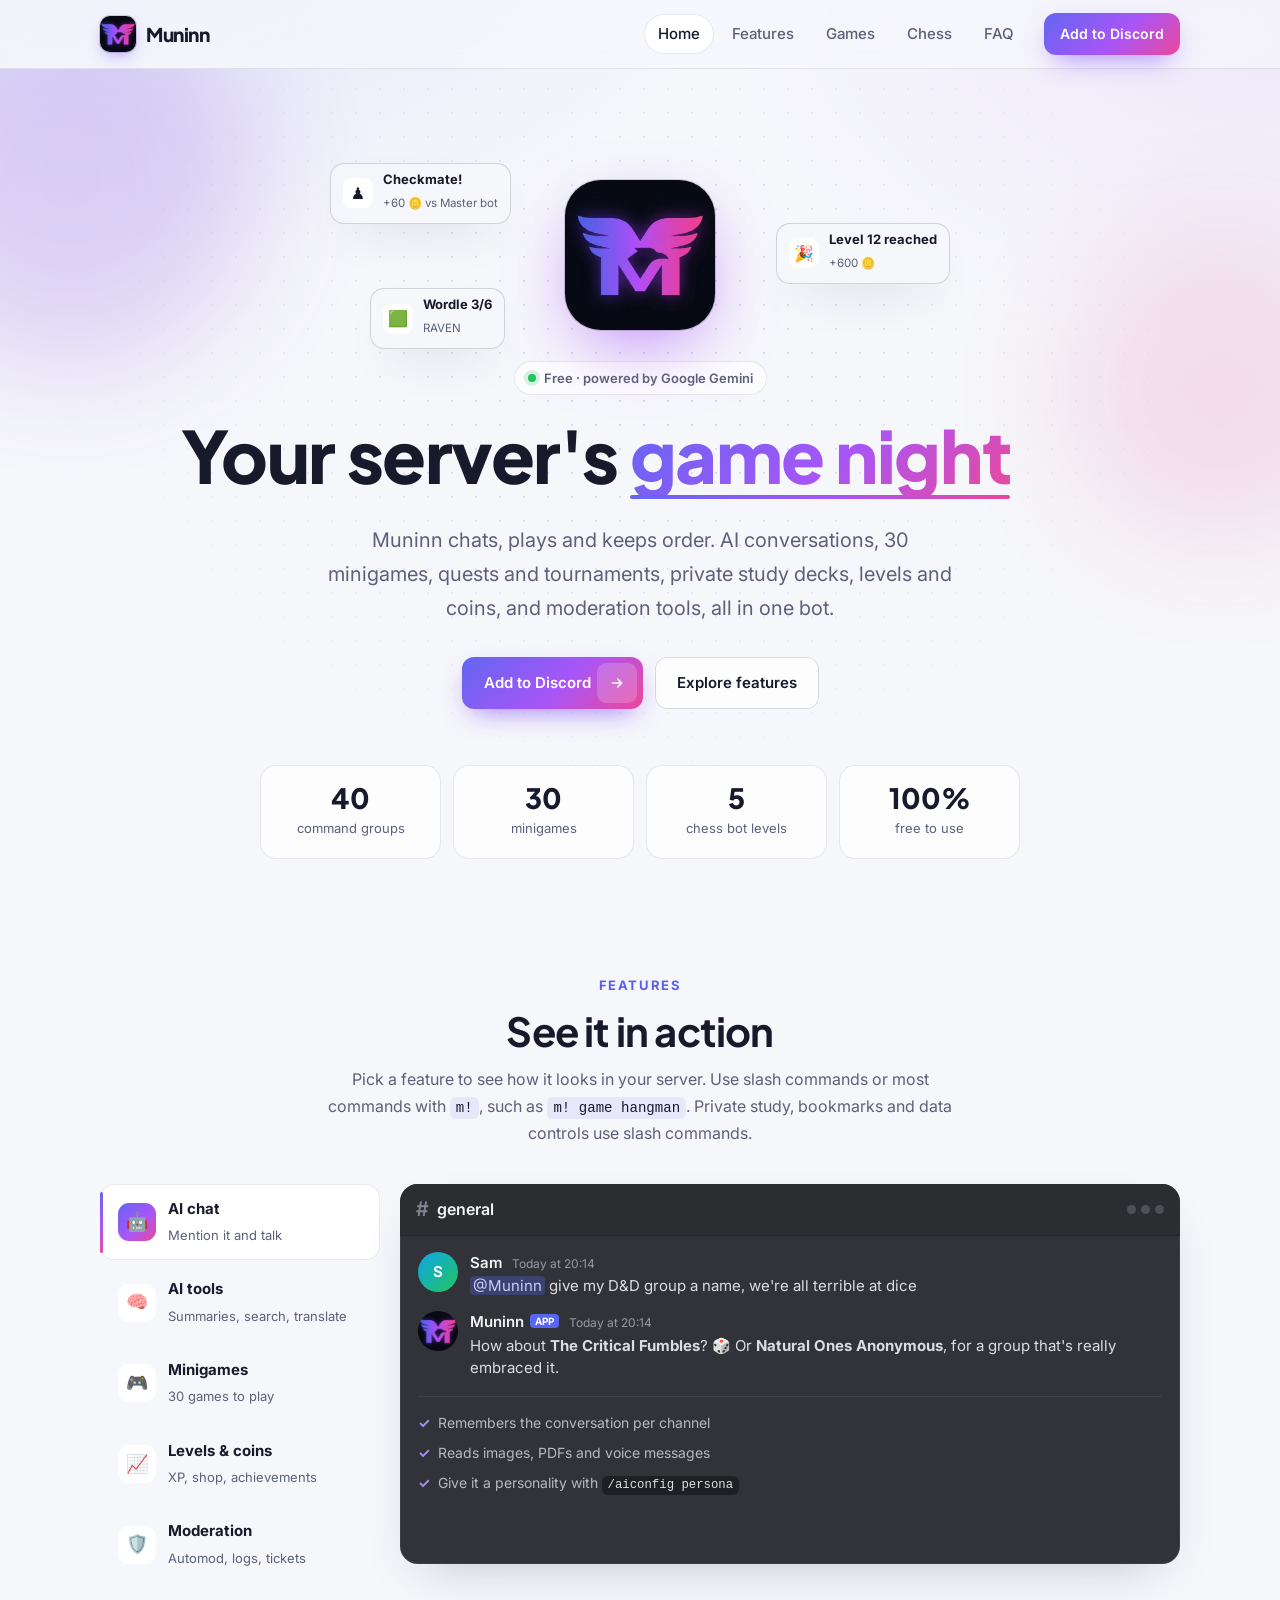
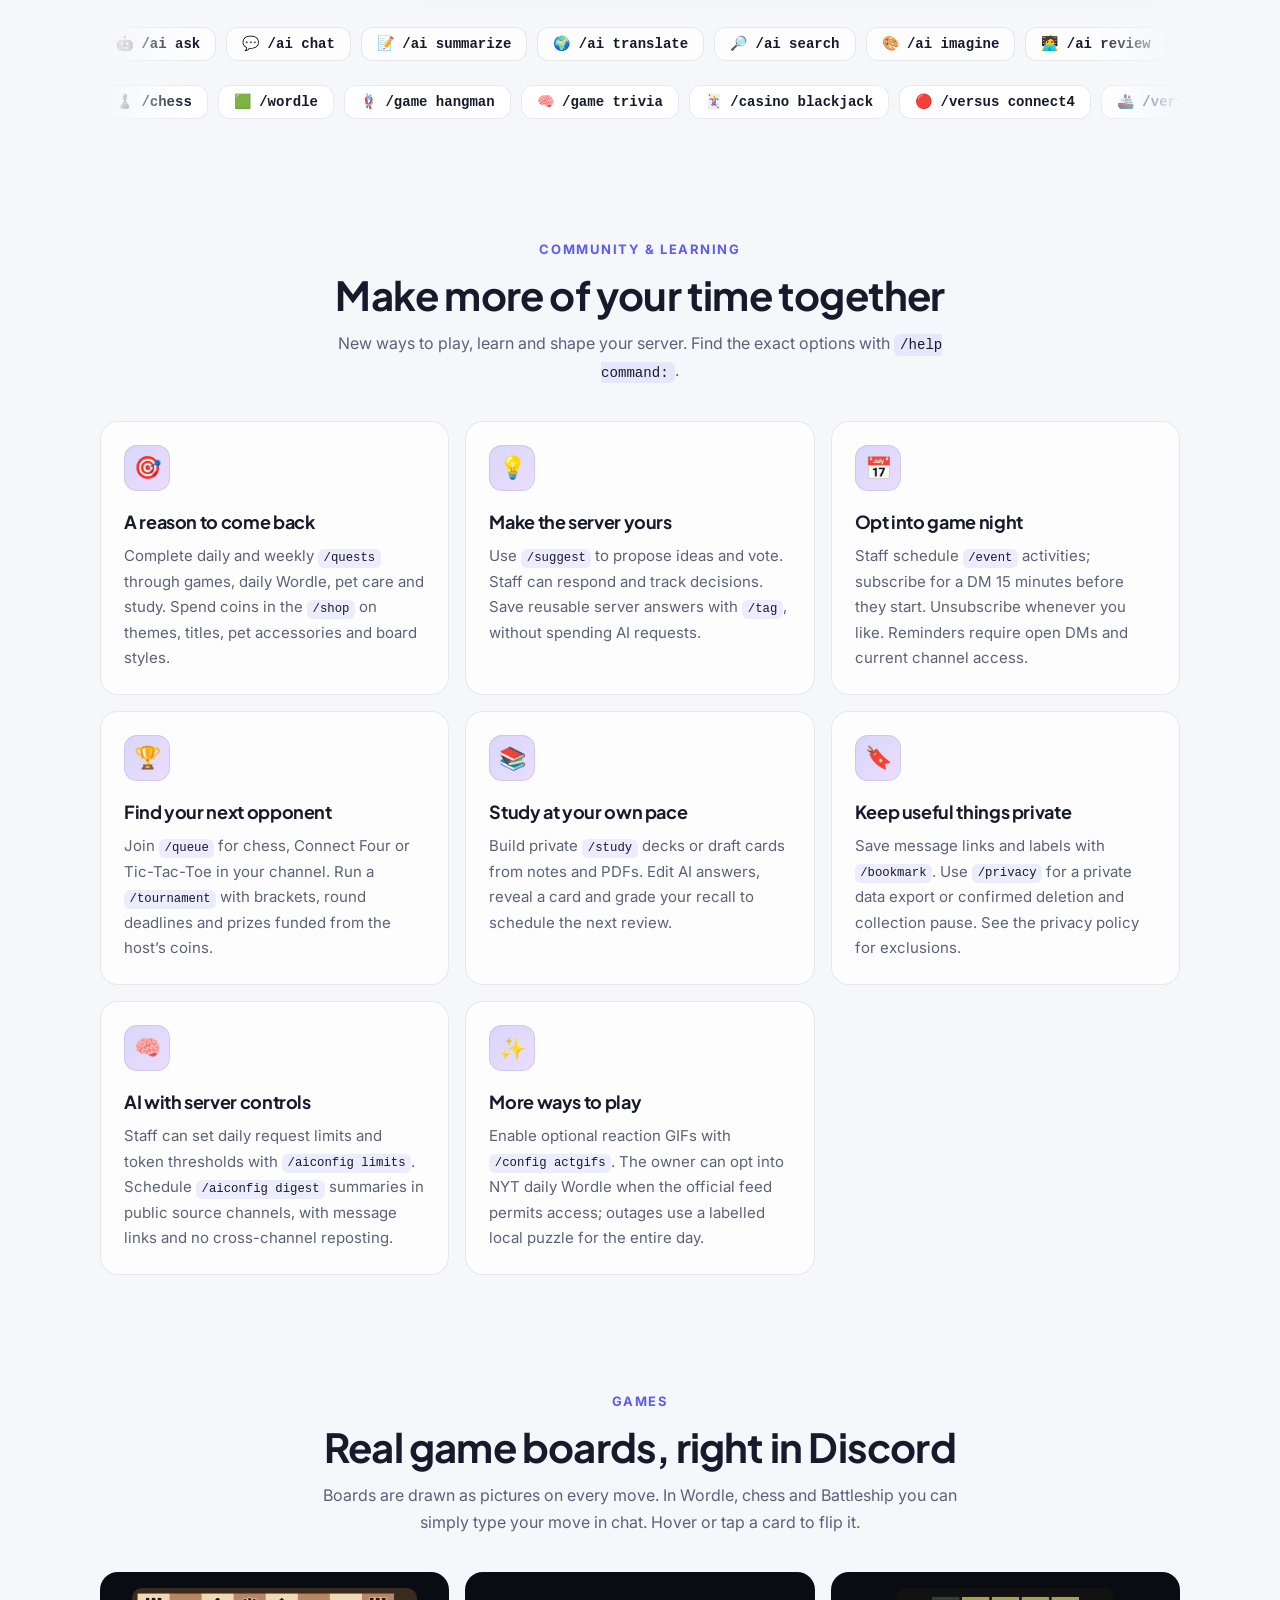
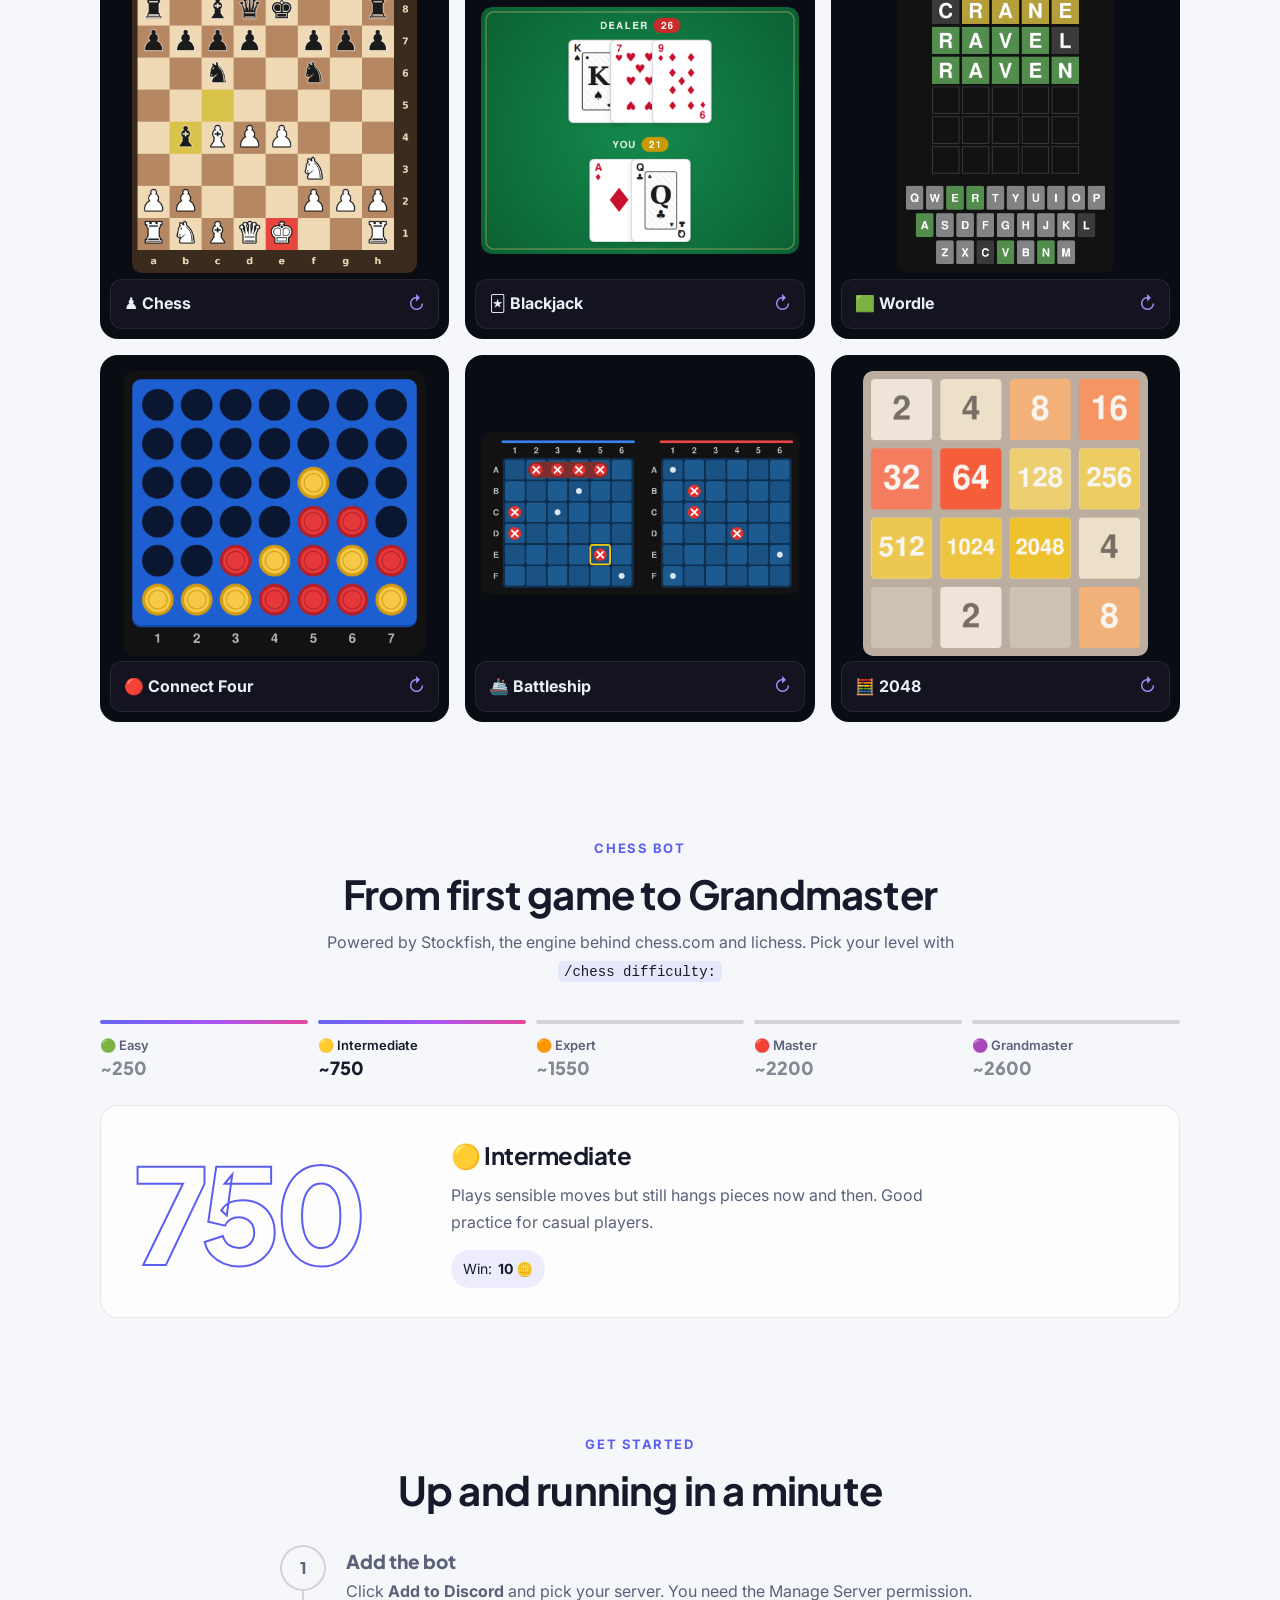
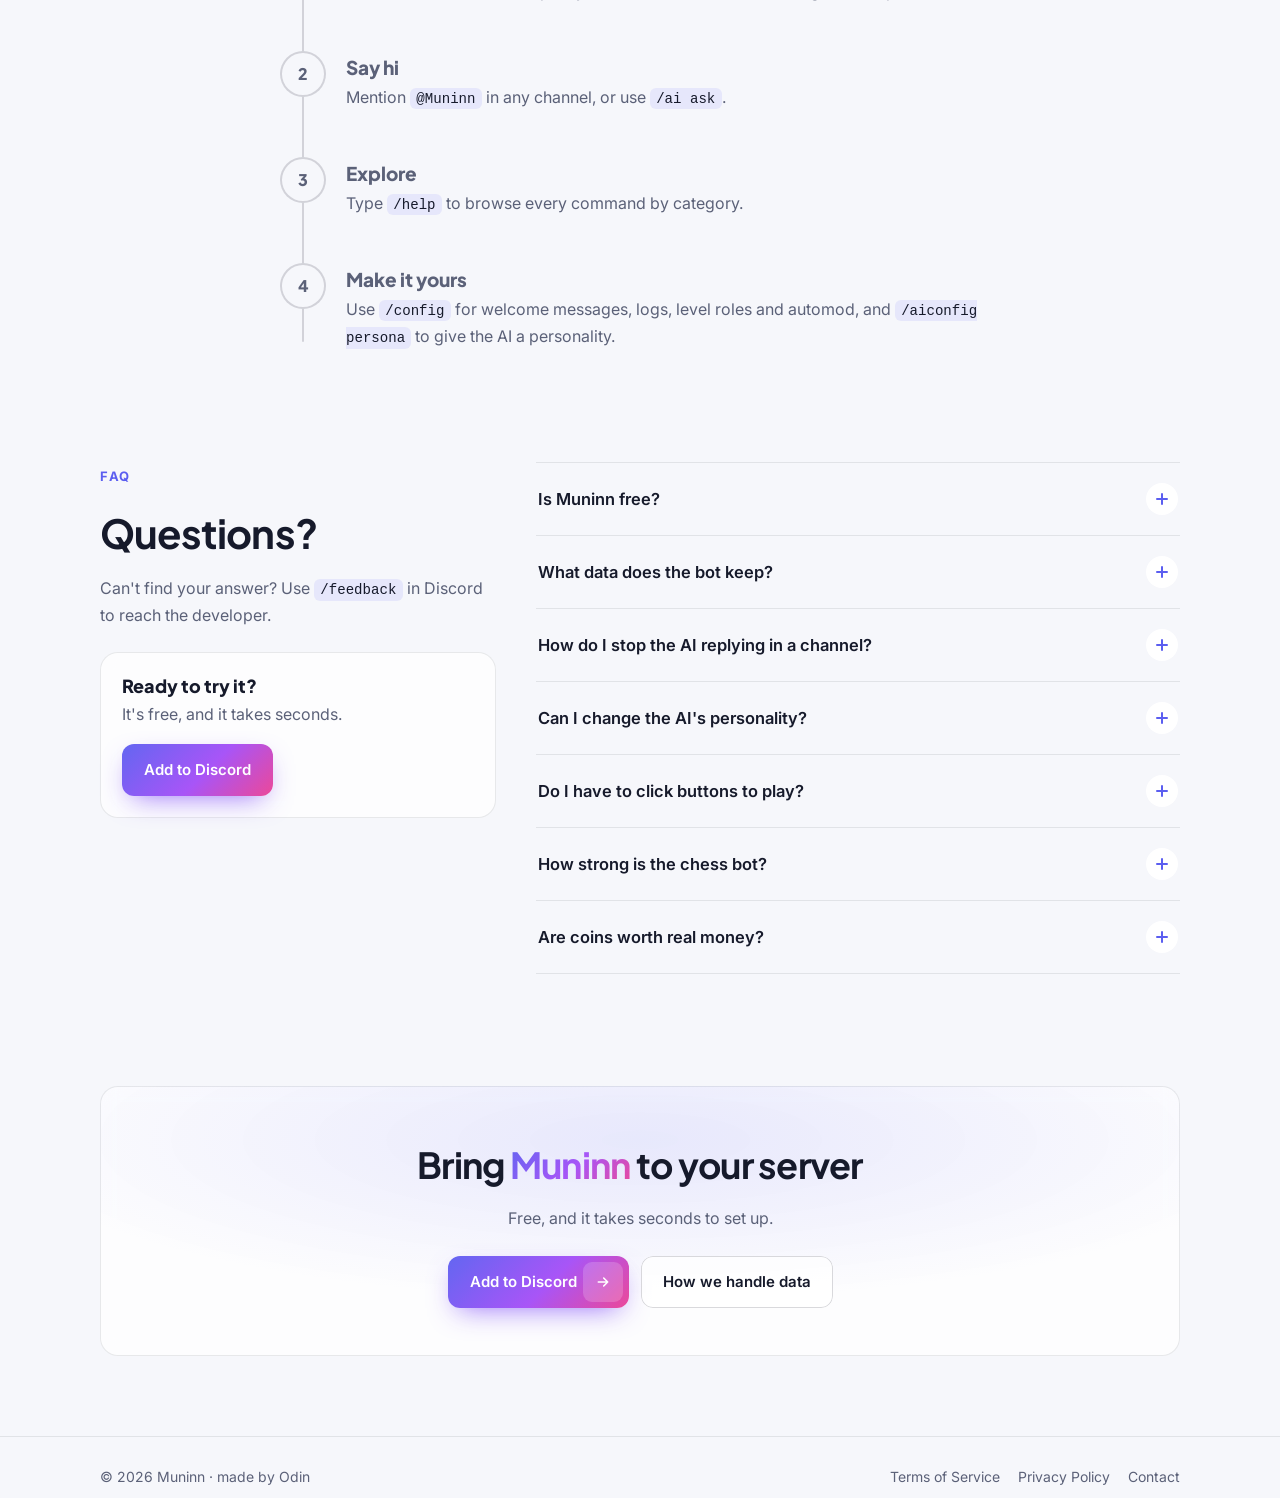
<file: index.html>
<!doctype html>
<html lang="en">
<head>
  <meta charset="utf-8">
  <meta name="viewport" content="width=device-width, initial-scale=1">
  <title>Muninn · Discord bot</title>
  <meta name="description" content="AI chat, 30 minigames, a Stockfish chess bot, levels and moderation for your Discord server. Free.">
  <link rel="icon" type="image/png" sizes="32x32" href="assets/brand/favicon-32.png">
  <link rel="icon" type="image/png" sizes="192x192" href="assets/brand/icon-192.png">
  <link rel="apple-touch-icon" href="assets/brand/apple-touch-icon.png">
  <meta name="theme-color" content="#0a0c14">
  <meta property="og:type" content="website">
  <meta property="og:site_name" content="Muninn">
  <meta property="og:title" content="Muninn · Discord bot">
  <meta property="og:description" content="AI chat, 30 minigames, a Stockfish chess bot, levels and moderation for your Discord server. Free.">
  <meta property="og:url" content="https://jackodinn.github.io/Muninn-SubDetails-Website/">
  <meta property="og:image" content="https://jackodinn.github.io/Muninn-SubDetails-Website/assets/brand/og.jpg">
  <meta property="og:image:width" content="1200">
  <meta property="og:image:height" content="630">
  <meta property="og:image:alt" content="Muninn logo and a purple raven, with the text: AI chat, 30 minigames, a Stockfish chess bot, levels and moderation for your Discord server">
  <meta name="twitter:card" content="summary_large_image">
  <link rel="preconnect" href="https://fonts.googleapis.com">
  <link rel="preconnect" href="https://fonts.gstatic.com" crossorigin>
  <link rel="stylesheet" href="https://fonts.googleapis.com/css2?family=Inter:wght@400;500;600;700&family=Plus+Jakarta+Sans:wght@700;800&display=swap">
  <link rel="stylesheet" href="style.css">
  <script src="config.js"></script>
  <script src="site.js" defer></script>
</head>
<body>
  <header class="nav">
    <div class="container">
      <a class="brand" href="index.html"><img class="brand-mark" src="assets/brand/icon-192.png" alt="" width="36" height="36"><span data-site="botName">Muninn</span></a>
      <nav class="nav-links" aria-label="Main">
        <a href="index.html" aria-current="page">Home</a>
        <a href="#features">Features</a>
        <a href="#games">Games</a>
        <a href="#chess">Chess</a>
        <a href="#faq">FAQ</a>
      </nav>
      <a class="btn shine" data-invite href="#">Add to Discord</a>
    </div>
    <span class="nav-progress" aria-hidden="true"></span>
  </header>

  <main>
    <!-- Hero: drifting dot grid, glow blobs, word-by-word headline, rotating word, parallax badges -->
    <section class="hero" data-parallax>
      <div class="hero-grid" aria-hidden="true"></div>
      <div class="blob blob-a" aria-hidden="true"></div>
      <div class="blob blob-b" aria-hidden="true"></div>
      <div class="container hero-inner">
        <div class="hero-visual">
          <img class="hero-logo" data-depth="0.4" src="assets/brand/logo-512.webp" alt="Muninn logo: a purple M with raven wings" width="150" height="150">
          <div class="float-badge fb-1" data-depth="1.3" aria-hidden="true"><span class="fb-ic">♟️</span><span><b>Checkmate!</b><small>+60 🪙 vs Master bot</small></span></div>
          <div class="float-badge fb-2" data-depth="-1.1" aria-hidden="true"><span class="fb-ic">🎉</span><span><b>Level 12 reached</b><small>+600 🪙</small></span></div>
          <div class="float-badge fb-3" data-depth="0.9" aria-hidden="true"><span class="fb-ic">🟩</span><span><b>Wordle 3/6</b><small>RAVEN</small></span></div>
        </div>
        <span class="badge"><span class="dot"></span>Free · powered by Google Gemini</span>
        <h1><span data-split>Your server's</span> <span class="rot"><span class="on">AI companion</span><span>game night</span><span>chess coach</span><span>hype crew</span><span>bouncer</span></span></h1>
        <p class="lead"><span data-site="botName">Muninn</span> chats, plays and keeps order. AI conversations, 30 minigames, quests and tournaments, private study decks, levels and coins, and moderation tools, all in one bot.</p>
        <div class="hero-actions">
          <a class="btn shine btn-arrow" data-invite href="#">Add to Discord<span class="circ" aria-hidden="true"><svg viewBox="0 0 24 24" fill="none" stroke="currentColor" stroke-width="2.4" stroke-linecap="round" stroke-linejoin="round"><path d="M5 12h14M13 6l6 6-6 6"/></svg></span></a>
          <a class="btn btn-ghost btn-fill" href="#features">Explore features</a>
        </div>
        <div class="stats">
          <div class="stat reveal"><strong><span data-count="40">40</span></strong><span>command groups</span></div>
          <div class="stat reveal" style="--d:80ms"><strong><span data-count="30">30</span></strong><span>minigames</span></div>
          <div class="stat reveal" style="--d:160ms"><strong><span data-count="5">5</span></strong><span>chess bot levels</span></div>
          <div class="stat reveal" style="--d:240ms"><strong><span data-count="100">100</span>%</strong><span>free to use</span></div>
        </div>
      </div>
    </section>

    <!-- Features: tabs with a sliding indicator and a mock Discord chat -->
    <section id="features">
      <div class="container">
        <div class="section-head reveal">
          <span class="eyebrow">Features</span>
          <h2>See it in action</h2>
          <p>Pick a feature to see how it looks in your server. Use slash commands or most commands with <code>m!</code>, such as <code>m! game hangman</code>. Private study, bookmarks and data controls use slash commands.</p>
        </div>
        <div class="tabs reveal">
          <div class="tab-list" role="tablist" aria-label="Features">
            <span class="tab-ind" aria-hidden="true"></span>
            <button role="tab" aria-selected="true" aria-controls="tp-chat" id="t-chat"><span class="t-ic">🤖</span><span><b>AI chat</b><small>Mention it and talk</small></span></button>
            <button role="tab" aria-selected="false" aria-controls="tp-tools" id="t-tools"><span class="t-ic">🧠</span><span><b>AI tools</b><small>Summaries, search, translate</small></span></button>
            <button role="tab" aria-selected="false" aria-controls="tp-games" id="t-games"><span class="t-ic">🎮</span><span><b>Minigames</b><small>30 games to play</small></span></button>
            <button role="tab" aria-selected="false" aria-controls="tp-levels" id="t-levels"><span class="t-ic">📈</span><span><b>Levels &amp; coins</b><small>XP, shop, achievements</small></span></button>
            <button role="tab" aria-selected="false" aria-controls="tp-mod" id="t-mod"><span class="t-ic">🛡️</span><span><b>Moderation</b><small>Automod, logs, tickets</small></span></button>
          </div>
          <div class="tab-view card">
            <div class="dc-bar" aria-hidden="true"><span class="dc-hash">#</span>general<span class="dc-dots"><i></i><i></i><i></i></span></div>

            <div class="tab-panel" role="tabpanel" id="tp-chat" aria-labelledby="t-chat">
              <div class="msg"><span class="av av-user">S</span><div><p class="who">Sam <time>Today at 20:14</time></p><p><span class="mention">@Muninn</span> give my D&amp;D group a name, we're all terrible at dice</p></div></div>
              <div class="msg"><img class="av" src="assets/brand/icon-192.png" alt="" width="36" height="36"><div><p class="who">Muninn <span class="app">APP</span> <time>Today at 20:14</time></p><p>How about <b>The Critical Fumbles</b>? 🎲 Or <b>Natural Ones Anonymous</b>, for a group that's really embraced it.</p></div></div>
              <ul class="panel-points"><li>Remembers the conversation per channel</li><li>Reads images, PDFs and voice messages</li><li>Give it a personality with <code>/aiconfig persona</code></li></ul>
            </div>

            <div class="tab-panel" role="tabpanel" id="tp-tools" aria-labelledby="t-tools" hidden>
              <div class="msg"><span class="av av-user">A</span><div><p class="who">Aisha <time>Today at 09:02</time></p><p class="cmd">/ai summarize messages: 80</p></div></div>
              <div class="msg"><img class="av" src="assets/brand/icon-192.png" alt="" width="36" height="36"><div><p class="who">Muninn <span class="app">APP</span> <time>Today at 09:02</time></p>
                <div class="embed"><b>📝 Summary of the last 80 messages</b><ul><li>Movie night moved to <b>Friday 9pm</b></li><li>Sam is bringing snacks, Jay is picking the film</li><li>Still undecided: horror or comedy</li></ul></div></div></div>
              <ul class="panel-points"><li><code>/ai search</code> answers with live Google results and sources</li><li><code>/ai translate</code> and right-click → Translate to English</li><li>Transcribe voice messages, review code</li></ul>
            </div>

            <div class="tab-panel" role="tabpanel" id="tp-games" aria-labelledby="t-games" hidden>
              <div class="msg"><span class="av av-user">J</span><div><p class="who">Jay <time>Today at 22:40</time></p><p class="cmd">/game trivia topic: space</p></div></div>
              <div class="msg"><img class="av" src="assets/brand/icon-192.png" alt="" width="36" height="36"><div><p class="who">Muninn <span class="app">APP</span> <time>Today at 22:40</time></p>
                <div class="embed"><b>🧠 Trivia · Question 1 of 5</b><p>Which planet has the most known moons?</p></div>
                <div class="dc-buttons"><span>Earth</span><span>Mars</span><span class="ok">Saturn</span><span>Venus</span></div></div></div>
              <ul class="panel-points"><li>Wordle, hangman, Connect Four, battleship, 2048, blackjack</li><li>AI games: murder mysteries, RPGs, 20 Questions, debates</li><li>Win coins and climb the leaderboards</li></ul>
            </div>

            <div class="tab-panel" role="tabpanel" id="tp-levels" aria-labelledby="t-levels" hidden>
              <div class="msg"><img class="av" src="assets/brand/icon-192.png" alt="" width="36" height="36"><div><p class="who">Muninn <span class="app">APP</span> <time>Today at 18:30</time></p><p>🎉 <span class="mention">@Sam</span> reached <b>level 12</b>! (+600 🪙)</p></div></div>
              <div class="msg"><span class="av av-user">S</span><div><p class="who">Sam <time>Today at 18:31</time></p><p class="cmd">/profile view</p></div></div>
              <div class="msg"><img class="av" src="assets/brand/icon-192.png" alt="" width="36" height="36"><div><p class="who">Muninn <span class="app">APP</span> <time>Today at 18:31</time></p>
                <div class="embed profile"><b>Sam's profile</b><p class="lvl">Level 12 · Rank #3</p><span class="xp"><i></i></span><div class="pgrid"><span><small>🪙 Coins</small>4,820</span><span><small>🔥 Streak</small>9 days</span><span><small>♟️ Chess</small>1,284</span></div></div></div></div>
            </div>

            <div class="tab-panel" role="tabpanel" id="tp-mod" aria-labelledby="t-mod" hidden>
              <div class="msg"><img class="av" src="assets/brand/icon-192.png" alt="" width="36" height="36"><div><p class="who">Muninn <span class="app">APP</span> <time>Today at 03:12</time></p>
                <div class="embed warn"><b>🛡️ Automod: message removed</b><p>User <span class="mention">@spam_bot_99</span> · reason: <b>invite link</b></p><p class="muted">Timed out for 10 minutes · #general</p></div></div></div>
              <div class="msg"><img class="av" src="assets/brand/icon-192.png" alt="" width="36" height="36"><div><p class="who">Muninn <span class="app">APP</span> <time>Today at 03:15</time></p>
                <div class="embed info"><b>🎫 Ticket #42 opened</b><p>by <span class="mention">@Aisha</span>: “Can't claim my giveaway prize”</p></div></div></div>
              <ul class="panel-points"><li>Spam, links and blocked words; optional AI moderation</li><li>Logs, warnings, timeouts, verification</li><li>Tickets, reaction roles and giveaways</li></ul>
            </div>
          </div>
        </div>

        <!-- Command ribbons: two rows drifting in opposite directions, pause on hover -->
        <div class="marquee reveal" aria-label="Some of the commands">
          <div class="mq-track">
            <span class="chip">🤖 /ai ask</span><span class="chip">💬 /ai chat</span><span class="chip">📝 /ai summarize</span><span class="chip">🌍 /ai translate</span><span class="chip">🔎 /ai search</span><span class="chip">🎨 /ai imagine</span><span class="chip">🧑‍💻 /ai review</span><span class="chip">🎭 /aiconfig persona</span><span class="chip">⏰ /remind</span><span class="chip">🌦️ /weather</span><span class="chip">📖 /define</span><span class="chip">🎂 /birthday</span>
          </div>
        </div>
        <div class="marquee rev reveal" aria-hidden="true">
          <div class="mq-track">
            <span class="chip alt">♟️ /chess</span><span class="chip alt">🟩 /wordle</span><span class="chip alt">🪢 /game hangman</span><span class="chip alt">🧠 /game trivia</span><span class="chip alt">🃏 /casino blackjack</span><span class="chip alt">🔴 /versus connect4</span><span class="chip alt">🚢 /versus battleship</span><span class="chip alt">🧮 /game 2048</span><span class="chip alt">🐍 /game snake</span><span class="chip alt">🕵️ /aigame mystery</span><span class="chip alt">🗡️ /aigame rpg</span><span class="chip alt">👤 /profile</span><span class="chip alt">🏆 /leaderboard</span><span class="chip alt">🪙 /daily</span>
          </div>
        </div>
      </div>
    </section>

    <section id="community">
      <div class="container">
        <div class="section-head reveal">
          <span class="eyebrow">Community &amp; learning</span>
          <h2>Make more of your time together</h2>
          <p>New ways to play, learn and shape your server. Find the exact options with <code>/help command:</code>.</p>
        </div>
        <div class="features">
          <article class="card feature reveal"><span class="icon" aria-hidden="true">🎯</span><h3>A reason to come back</h3><p>Complete daily and weekly <code>/quests</code> through games, daily Wordle, pet care and study. Spend coins in the <code>/shop</code> on themes, titles, pet accessories and board styles.</p></article>
          <article class="card feature reveal"><span class="icon" aria-hidden="true">💡</span><h3>Make the server yours</h3><p>Use <code>/suggest</code> to propose ideas and vote. Staff can respond and track decisions. Save reusable server answers with <code>/tag</code>, without spending AI requests.</p></article>
          <article class="card feature reveal"><span class="icon" aria-hidden="true">📅</span><h3>Opt into game night</h3><p>Staff schedule <code>/event</code> activities; subscribe for a DM 15 minutes before they start. Unsubscribe whenever you like. Reminders require open DMs and current channel access.</p></article>
          <article class="card feature reveal"><span class="icon" aria-hidden="true">🏆</span><h3>Find your next opponent</h3><p>Join <code>/queue</code> for chess, Connect Four or Tic-Tac-Toe in your channel. Run a <code>/tournament</code> with brackets, round deadlines and prizes funded from the host’s coins.</p></article>
          <article class="card feature reveal"><span class="icon" aria-hidden="true">📚</span><h3>Study at your own pace</h3><p>Build private <code>/study</code> decks or draft cards from notes and PDFs. Edit AI answers, reveal a card and grade your recall to schedule the next review.</p></article>
          <article class="card feature reveal"><span class="icon" aria-hidden="true">🔖</span><h3>Keep useful things private</h3><p>Save message links and labels with <code>/bookmark</code>. Use <code>/privacy</code> for a private data export or confirmed deletion and collection pause. See the privacy policy for exclusions.</p></article>
          <article class="card feature reveal"><span class="icon" aria-hidden="true">🧠</span><h3>AI with server controls</h3><p>Staff can set daily request limits and token thresholds with <code>/aiconfig limits</code>. Schedule <code>/aiconfig digest</code> summaries in public source channels, with message links and no cross-channel reposting.</p></article>
          <article class="card feature reveal"><span class="icon" aria-hidden="true">✨</span><h3>More ways to play</h3><p>Enable optional reaction GIFs with <code>/config actgifs</code>. The owner can opt into NYT daily Wordle when the official feed permits access; outages use a labelled local puzzle for the entire day.</p></article>
        </div>
      </div>
    </section>

    <!-- Games: flip cards -->
    <section id="games">
      <div class="container">
        <div class="section-head reveal">
          <span class="eyebrow">Games</span>
          <h2>Real game boards, right in Discord</h2>
          <p>Boards are drawn as pictures on every move. In Wordle, chess and Battleship you can simply type your move in chat. Hover or tap a card to flip it.</p>
        </div>
        <div class="flips">
          <button class="flip reveal" type="button" aria-label="Chess: show details">
            <span class="flip-in">
              <span class="face front"><img src="assets/chess.png" alt="A chess board mid-game" width="480" height="480" loading="lazy"><span class="flip-label"><b>♟️ Chess</b><span class="turn" aria-hidden="true">↻</span></span></span>
              <span class="face back"><b>♟️ Chess</b><span class="cmdline">/chess [opponent] [difficulty]</span><span class="li">Play friends in rated games, or the Stockfish bot</span><span class="li">Type moves like e4 or Nf3 in chat</span><span class="li">Win up to <b>120 🪙</b> vs the bot</span></span>
            </span>
          </button>
          <button class="flip reveal" type="button" aria-label="Blackjack: show details" style="--d:80ms">
            <span class="flip-in">
              <span class="face front"><img src="assets/blackjack.png" alt="A blackjack table" width="480" height="374" loading="lazy"><span class="flip-label"><b>🃏 Blackjack</b><span class="turn" aria-hidden="true">↻</span></span></span>
              <span class="face back"><b>🃏 Blackjack</b><span class="cmdline">/casino blackjack bet</span><span class="li">Hit, stand or double down</span><span class="li">Natural blackjack pays 2.5×</span><span class="li">Plus coinflip, dice and slots</span></span>
            </span>
          </button>
          <button class="flip reveal" type="button" aria-label="Wordle: show details" style="--d:160ms">
            <span class="flip-in">
              <span class="face front"><img src="assets/wordle.png" alt="A solved Wordle board" width="420" height="551" loading="lazy"><span class="flip-label"><b>🟩 Wordle</b><span class="turn" aria-hidden="true">↻</span></span></span>
              <span class="face back"><b>🟩 Wordle</b><span class="cmdline">/wordle [daily] [stats]</span><span class="li">Type your guesses in chat</span><span class="li">A daily word for everyone, with streaks</span><span class="li">Stats and guess distribution, like the real one</span></span>
            </span>
          </button>
          <button class="flip reveal" type="button" aria-label="Connect Four: show details">
            <span class="flip-in">
              <span class="face front"><img src="assets/connect4.png" alt="A Connect Four board" width="420" height="397" loading="lazy"><span class="flip-label"><b>🔴 Connect Four</b><span class="turn" aria-hidden="true">↻</span></span></span>
              <span class="face back"><b>🔴 Connect Four</b><span class="cmdline">/versus connect4 [opponent]</span><span class="li">Drop discs with buttons</span><span class="li">The winning four light up</span><span class="li">Play a friend or the bot</span></span>
            </span>
          </button>
          <button class="flip reveal" type="button" aria-label="Battleship: show details" style="--d:80ms">
            <span class="flip-in">
              <span class="face front"><img src="assets/battleship.png" alt="Two battleship grids with hits and misses" width="560" height="289" loading="lazy"><span class="flip-label"><b>🚢 Battleship</b><span class="turn" aria-hidden="true">↻</span></span></span>
              <span class="face back"><b>🚢 Battleship</b><span class="cmdline">/versus battleship [opponent]</span><span class="li">Type a square like B4 in chat to fire</span><span class="li">Hits give you another shot</span><span class="li">Check your own fleet privately</span></span>
            </span>
          </button>
          <button class="flip reveal" type="button" aria-label="2048: show details" style="--d:160ms">
            <span class="flip-in">
              <span class="face front"><img src="assets/2048.png" alt="A 2048 board" width="420" height="420" loading="lazy"><span class="flip-label"><b>🧮 2048</b><span class="turn" aria-hidden="true">↻</span></span></span>
              <span class="face back"><b>🧮 2048</b><span class="cmdline">/game 2048</span><span class="li">Slide with the arrow buttons</span><span class="li">Tiles in the original colors</span><span class="li">Chase the server high score</span></span>
            </span>
          </button>
        </div>
      </div>
    </section>

    <!-- Chess: auto-advancing difficulty stepper with a big outline number -->
    <section id="chess">
      <div class="container">
        <div class="section-head reveal">
          <span class="eyebrow">Chess bot</span>
          <h2>From first game to Grandmaster</h2>
          <p>Powered by Stockfish, the engine behind chess.com and lichess. Pick your level with <code>/chess difficulty:</code></p>
        </div>
        <div class="ladder reveal">
          <div class="ladder-steps" role="tablist" aria-label="Chess bot levels">
            <button role="tab" aria-selected="true" data-step="0"><span class="bar"><i></i></span><small>🟢 Easy</small><b>~250</b></button>
            <button role="tab" aria-selected="false" data-step="1"><span class="bar"><i></i></span><small>🟡 Intermediate</small><b>~750</b></button>
            <button role="tab" aria-selected="false" data-step="2"><span class="bar"><i></i></span><small>🟠 Expert</small><b>~1550</b></button>
            <button role="tab" aria-selected="false" data-step="3"><span class="bar"><i></i></span><small>🔴 Master</small><b>~2200</b></button>
            <button role="tab" aria-selected="false" data-step="4"><span class="bar"><i></i></span><small>🟣 Grandmaster</small><b>~2600</b></button>
          </div>
          <div class="ladder-panel card" role="tabpanel" aria-live="polite">
            <span class="ladder-num">250</span>
            <div class="ladder-body">
              <h3>🟢 Easy</h3>
              <p>Just learning the moves? This bot blunders often and misses checkmates. A friendly first opponent.</p>
              <span class="reward">Win: <b>5 🪙</b></span>
            </div>
          </div>
        </div>
      </div>
    </section>

    <!-- Get started: timeline that fills while you scroll -->
    <section>
      <div class="container narrow">
        <div class="section-head reveal">
          <span class="eyebrow">Get started</span>
          <h2>Up and running in a minute</h2>
        </div>
        <div class="timeline">
          <span class="tl-track" aria-hidden="true"></span><span class="tl-fill" aria-hidden="true"></span>
          <div class="tl-step"><span class="tl-dot">1</span><b>Add the bot</b><p>Click <strong>Add to Discord</strong> and pick your server. You need the Manage Server permission.</p></div>
          <div class="tl-step"><span class="tl-dot">2</span><b>Say hi</b><p>Mention <code>@<span data-site="botName">Muninn</span></code> in any channel, or use <code>/ai ask</code>.</p></div>
          <div class="tl-step"><span class="tl-dot">3</span><b>Explore</b><p>Type <code>/help</code> to browse every command by category.</p></div>
          <div class="tl-step"><span class="tl-dot">4</span><b>Make it yours</b><p>Use <code>/config</code> for welcome messages, logs, level roles and automod, and <code>/aiconfig persona</code> to give the AI a personality.</p></div>
        </div>
      </div>
    </section>

    <!-- FAQ: accordion with a rotating plus -->
    <section id="faq">
      <div class="container faq">
        <div class="faq-side reveal">
          <span class="eyebrow">FAQ</span>
          <h2>Questions?</h2>
          <p>Can't find your answer? Use <code>/feedback</code> in Discord to reach the developer.</p>
          <div class="card faq-cta">
            <b>Ready to try it?</b>
            <p>It's free, and it takes seconds.</p>
            <a class="btn shine" data-invite href="#">Add to Discord</a>
          </div>
        </div>
        <div class="faq-list reveal">
          <div class="qa"><button type="button" aria-expanded="false">Is Muninn free?<span class="pm" aria-hidden="true"></span></button><div class="a"><div><p>Yes. There is no subscription charge from the bot. AI features depend on the operator’s configured quotas and available API access. A few picture features (<code>/ai imagine</code>, story illustrations and <code>/aigame guessprompt</code>) need a paid AI plan on the bot's side, so they may be switched off.</p></div></div></div>
          <div class="qa"><button type="button" aria-expanded="false">What data does the bot keep?<span class="pm" aria-hidden="true"></span></button><div class="a"><div><p>Only what features need: recent AI chat messages (clear them with <code>/ai reset</code>), levels, coins, game stats, study cards, bookmarks and server settings. Use <code>/privacy export</code> or <code>/privacy delete</code> for your attributable records. We never sell data. The <a href="privacy.html">Privacy Policy</a> has the full list and how to delete it.</p></div></div></div>
          <div class="qa"><button type="button" aria-expanded="false">How do I stop the AI replying in a channel?<span class="pm" aria-hidden="true"></span></button><div class="a"><div><p>Use <code>/aiconfig disablechat channel:</code> on that channel. Run it again to turn AI chat back on. <code>/config disablenotif</code> does the same for level-up messages.</p></div></div></div>
          <div class="qa"><button type="button" aria-expanded="false">Can I change the AI's personality?<span class="pm" aria-hidden="true"></span></button><div class="a"><div><p>Yes. <code>/aiconfig persona set</code> turns it into anything from "a grumpy pirate" to "a patient math teacher" for that channel. <code>/aiconfig persona clear</code> goes back to normal.</p></div></div></div>
          <div class="qa"><button type="button" aria-expanded="false">Do I have to click buttons to play?<span class="pm" aria-hidden="true"></span></button><div class="a"><div><p>No. In Wordle, chess and Battleship you can type your guess or move in chat, like <code>crane</code>, <code>Nf3</code> or <code>B4</code>. Only your own moves count, and the rest of the chat is left alone. When the game ends, your typed moves are cleaned up, since the board picture already shows them. The buttons still work too.</p></div></div></div>
          <div class="qa"><button type="button" aria-expanded="false">How strong is the chess bot?<span class="pm" aria-hidden="true"></span></button><div class="a"><div><p>It runs Stockfish at five levels, from Easy (about 250 Elo) to Grandmaster (about 2600). The ratings are approximate. Games between members can be rated, and ratings show on <code>/profile view</code> and <code>/leaderboard</code>.</p></div></div></div>
          <div class="qa"><button type="button" aria-expanded="false">Are coins worth real money?<span class="pm" aria-hidden="true"></span></button><div class="a"><div><p>No. Coins, items and levels are just for fun and can't be bought or cashed out. The casino games only use these virtual coins.</p></div></div></div>
        </div>
      </div>
    </section>

    <section>
      <div class="container">
        <div class="card cta reveal">
          <h2>Bring <span class="gradient-text" data-site="botName">Muninn</span> to your server</h2>
          <p>Free, and it takes seconds to set up.</p>
          <div class="hero-actions">
            <a class="btn shine btn-arrow" data-invite href="#">Add to Discord<span class="circ" aria-hidden="true"><svg viewBox="0 0 24 24" fill="none" stroke="currentColor" stroke-width="2.4" stroke-linecap="round" stroke-linejoin="round"><path d="M5 12h14M13 6l6 6-6 6"/></svg></span></a>
            <a class="btn btn-ghost btn-fill" href="privacy.html">How we handle data</a>
          </div>
        </div>
      </div>
    </section>
  </main>

  <footer>
    <div class="container">
      <p>© <span data-year>2026</span> <span data-site="botName">Muninn</span> · made by <span data-site="developer">Odin</span></p>
      <nav aria-label="Footer"><a href="terms.html">Terms of Service</a><a href="privacy.html">Privacy Policy</a><a data-contact="link" href="#">Contact</a></nav>
    </div>
  </footer>
</body>
</html>
</file>
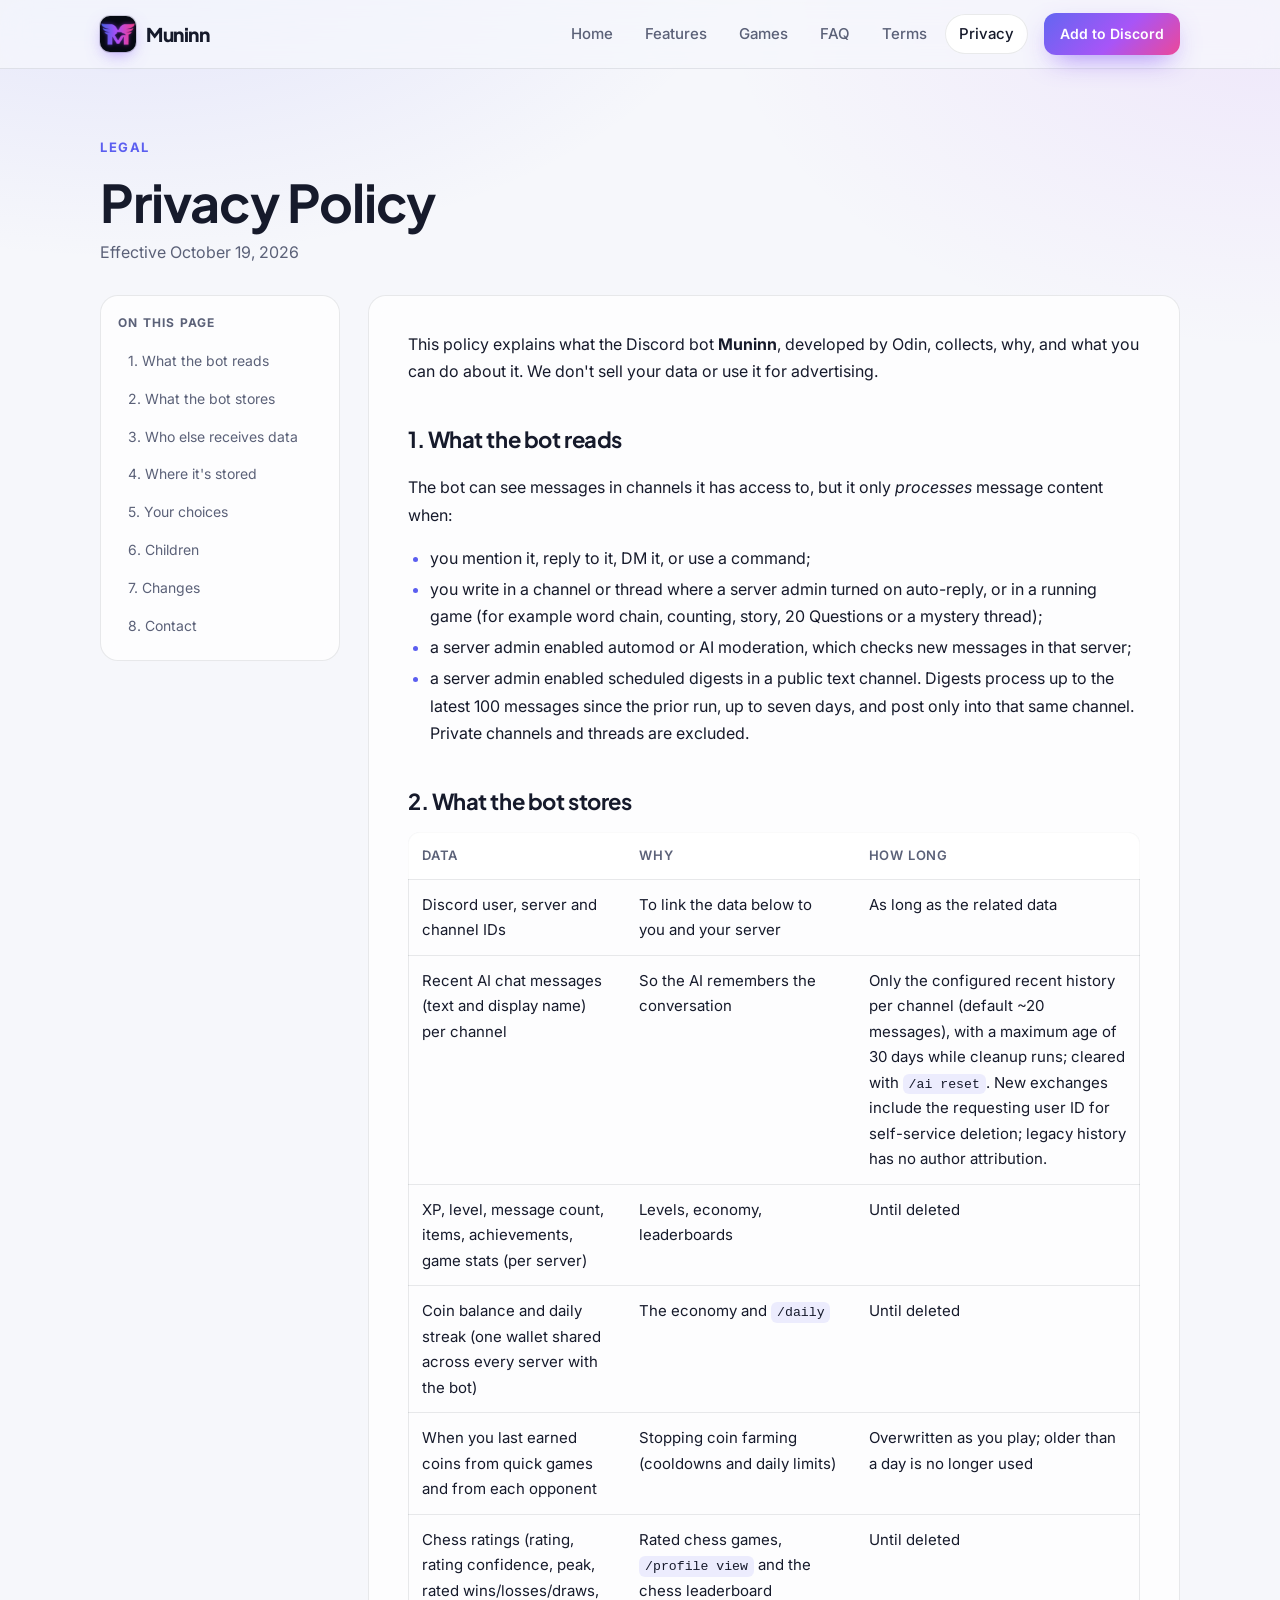
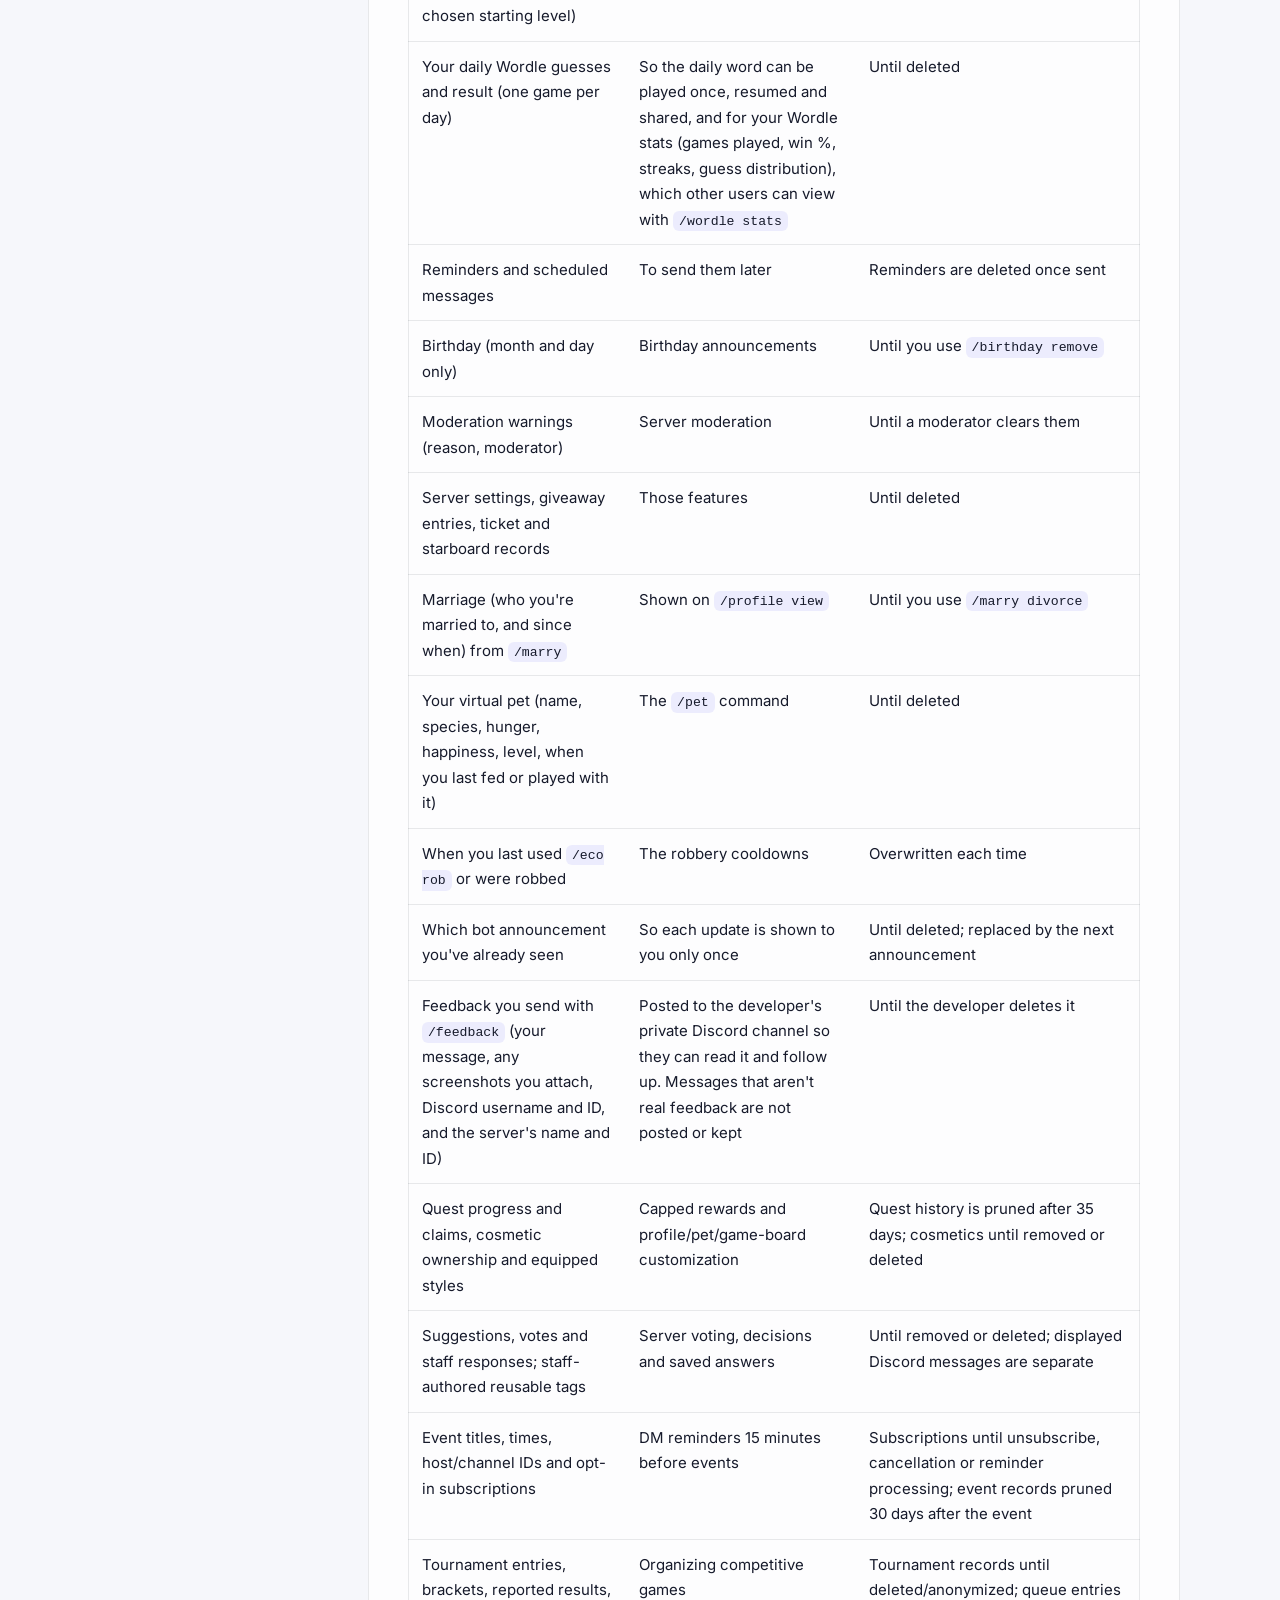
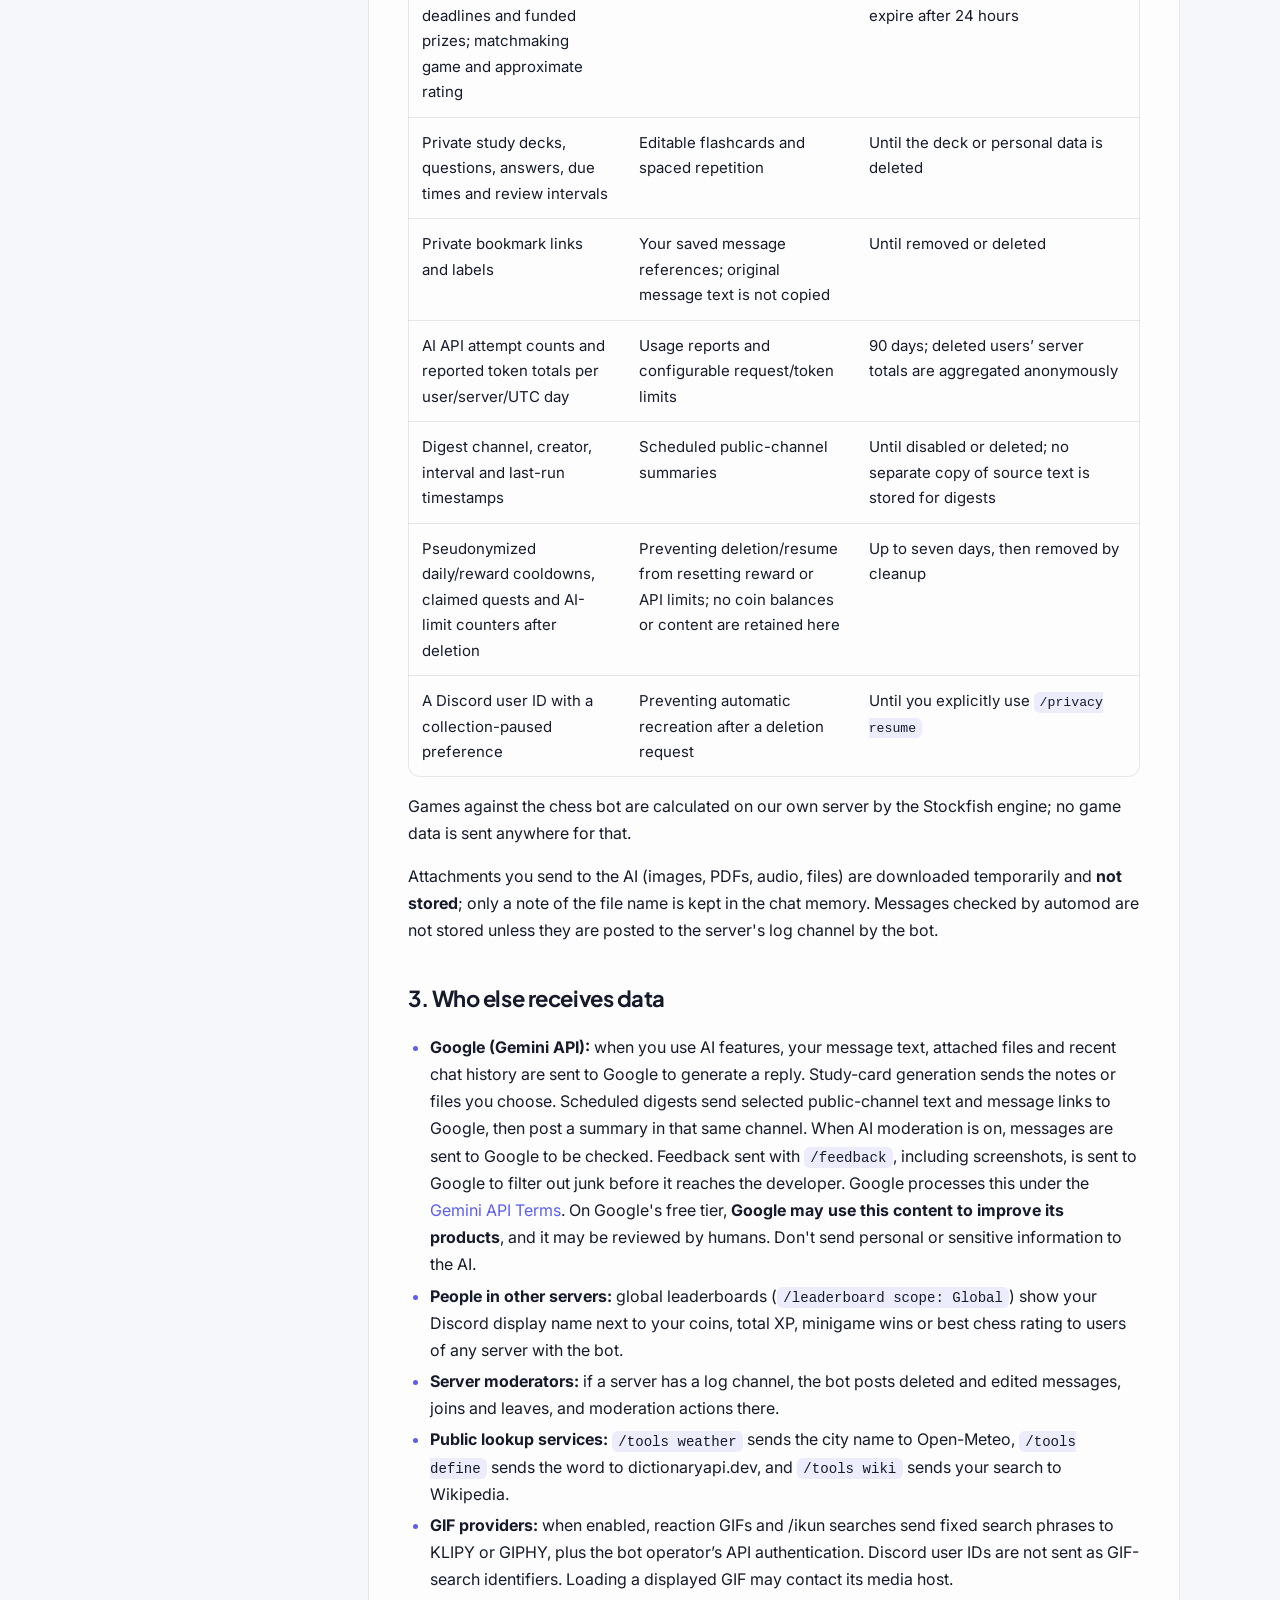
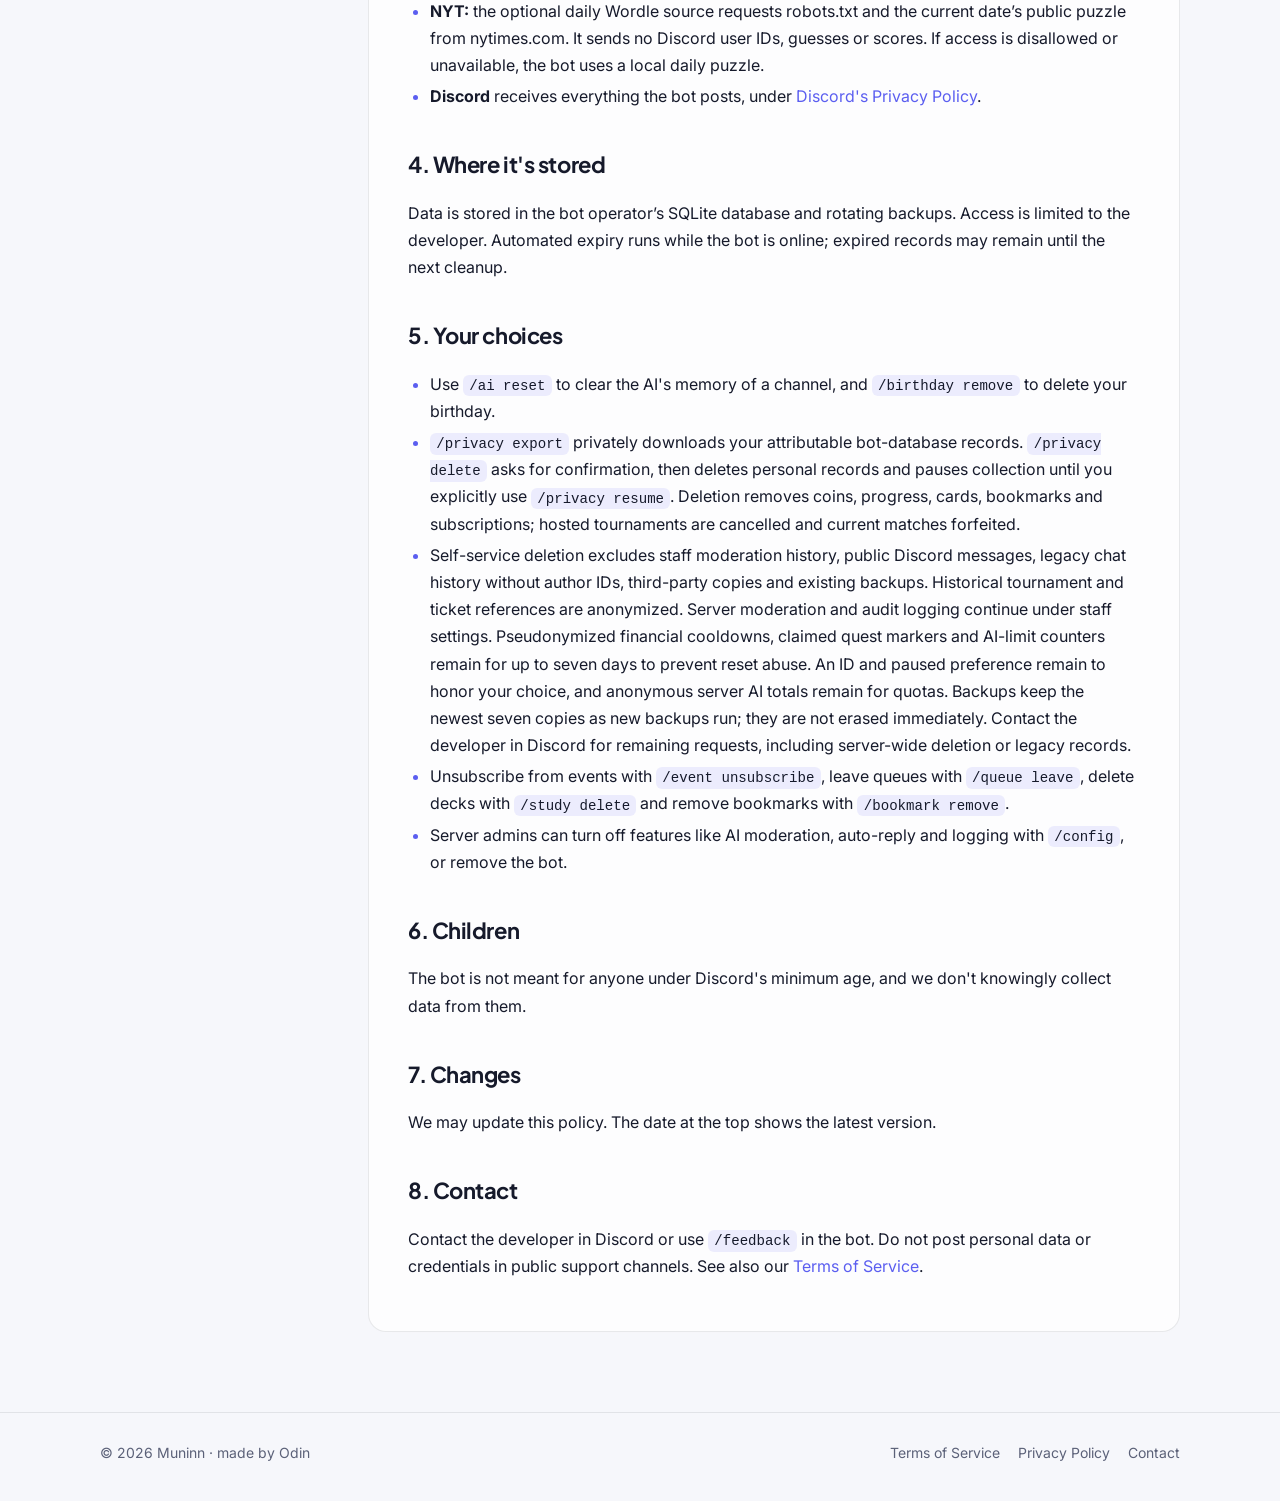
<file: privacy.html>
<!doctype html>
<html lang="en">
<head>
  <meta charset="utf-8">
  <meta name="viewport" content="width=device-width, initial-scale=1">
  <title>Privacy Policy · Muninn</title>
  <meta name="description" content="What the Muninn Discord bot collects, why, and how to delete it.">
  <link rel="icon" type="image/png" sizes="32x32" href="assets/brand/favicon-32.png">
  <link rel="icon" type="image/png" sizes="192x192" href="assets/brand/icon-192.png">
  <link rel="apple-touch-icon" href="assets/brand/apple-touch-icon.png">
  <meta name="theme-color" content="#0a0c14">
  <meta property="og:type" content="website">
  <meta property="og:site_name" content="Muninn">
  <meta property="og:title" content="Privacy Policy · Muninn">
  <meta property="og:description" content="What the Muninn Discord bot collects, why, and how to delete it.">
  <meta property="og:url" content="https://jackodinn.github.io/Muninn-SubDetails-Website/privacy.html">
  <meta property="og:image" content="https://jackodinn.github.io/Muninn-SubDetails-Website/assets/brand/og.jpg">
  <meta property="og:image:width" content="1200">
  <meta property="og:image:height" content="630">
  <meta property="og:image:alt" content="Muninn logo and a purple raven, with the text: AI chat, 30 minigames, a Stockfish chess bot, levels and moderation for your Discord server">
  <meta name="twitter:card" content="summary_large_image">
  <link rel="preconnect" href="https://fonts.googleapis.com">
  <link rel="preconnect" href="https://fonts.gstatic.com" crossorigin>
  <link rel="stylesheet" href="https://fonts.googleapis.com/css2?family=Inter:wght@400;500;600;700&family=Plus+Jakarta+Sans:wght@700;800&display=swap">
  <link rel="stylesheet" href="style.css">
  <script src="config.js"></script>
  <script src="site.js" defer></script>
</head>
<body>
  <header class="nav">
    <div class="container">
      <a class="brand" href="index.html"><img class="brand-mark" src="assets/brand/icon-192.png" alt="" width="36" height="36"><span data-site="botName">Muninn</span></a>
      <nav class="nav-links" aria-label="Main">
        <a href="index.html">Home</a>
        <a href="index.html#features">Features</a>
        <a href="index.html#games">Games</a>
        <a href="index.html#faq">FAQ</a>
        <a href="terms.html">Terms</a>
        <a href="privacy.html" aria-current="page">Privacy</a>
      </nav>
      <a class="btn shine" data-invite href="#">Add to Discord</a>
    </div>
    <span class="nav-progress" aria-hidden="true"></span>
  </header>

  <main>
    <section class="doc-hero">
      <div class="container">
        <span class="eyebrow">Legal</span>
        <h1>Privacy Policy</h1>
        <p>Effective <span data-site="effectiveDate">October 19, 2026</span></p>
      </div>
    </section>
    <div class="container doc">
      <aside class="card toc" aria-label="On this page"><strong>On this page</strong><ol></ol></aside>
      <article class="card prose">
        <p>This policy explains what the Discord bot <strong><span data-site="botName">Muninn</span></strong>, developed by <span data-site="developer">Odin</span>, collects, why, and what you can do about it. We don't sell your data or use it for advertising.</p>

        <h2>1. What the bot reads</h2>
        <p>The bot can see messages in channels it has access to, but it only <em>processes</em> message content when:</p>
        <ul>
          <li>you mention it, reply to it, DM it, or use a command;</li>
          <li>you write in a channel or thread where a server admin turned on auto-reply, or in a running game (for example word chain, counting, story, 20 Questions or a mystery thread);</li>
          <li>a server admin enabled automod or AI moderation, which checks new messages in that server;</li>
          <li>a server admin enabled scheduled digests in a public text channel. Digests process up to the latest 100 messages since the prior run, up to seven days, and post only into that same channel. Private channels and threads are excluded.</li>
        </ul>

        <h2>2. What the bot stores</h2>
        <div class="table-wrap">
          <table>
            <tr><th>Data</th><th>Why</th><th>How long</th></tr>
            <tr><td>Discord user, server and channel IDs</td><td>To link the data below to you and your server</td><td>As long as the related data</td></tr>
            <tr><td>Recent AI chat messages (text and display name) per channel</td><td>So the AI remembers the conversation</td><td>Only the configured recent history per channel (default ~20 messages), with a maximum age of 30 days while cleanup runs; cleared with <code>/ai reset</code>. New exchanges include the requesting user ID for self-service deletion; legacy history has no author attribution.</td></tr>
            <tr><td>XP, level, message count, items, achievements, game stats (per server)</td><td>Levels, economy, leaderboards</td><td>Until deleted</td></tr>
            <tr><td>Coin balance and daily streak (one wallet shared across every server with the bot)</td><td>The economy and <code>/daily</code></td><td>Until deleted</td></tr>
            <tr><td>When you last earned coins from quick games and from each opponent</td><td>Stopping coin farming (cooldowns and daily limits)</td><td>Overwritten as you play; older than a day is no longer used</td></tr>
            <tr><td>Chess ratings (rating, rating confidence, peak, rated wins/losses/draws, chosen starting level)</td><td>Rated chess games, <code>/profile view</code> and the chess leaderboard</td><td>Until deleted</td></tr>
            <tr><td>Your daily Wordle guesses and result (one game per day)</td><td>So the daily word can be played once, resumed and shared, and for your Wordle stats (games played, win %, streaks, guess distribution), which other users can view with <code>/wordle stats</code></td><td>Until deleted</td></tr>
            <tr><td>Reminders and scheduled messages</td><td>To send them later</td><td>Reminders are deleted once sent</td></tr>
            <tr><td>Birthday (month and day only)</td><td>Birthday announcements</td><td>Until you use <code>/birthday remove</code></td></tr>
            <tr><td>Moderation warnings (reason, moderator)</td><td>Server moderation</td><td>Until a moderator clears them</td></tr>
            <tr><td>Server settings, giveaway entries, ticket and starboard records</td><td>Those features</td><td>Until deleted</td></tr>
            <tr><td>Marriage (who you're married to, and since when) from <code>/marry</code></td><td>Shown on <code>/profile view</code></td><td>Until you use <code>/marry divorce</code></td></tr>
            <tr><td>Your virtual pet (name, species, hunger, happiness, level, when you last fed or played with it)</td><td>The <code>/pet</code> command</td><td>Until deleted</td></tr>
            <tr><td>When you last used <code>/eco rob</code> or were robbed</td><td>The robbery cooldowns</td><td>Overwritten each time</td></tr>
            <tr><td>Which bot announcement you've already seen</td><td>So each update is shown to you only once</td><td>Until deleted; replaced by the next announcement</td></tr>
            <tr><td>Feedback you send with <code>/feedback</code> (your message, any screenshots you attach, Discord username and ID, and the server's name and ID)</td><td>Posted to the developer's private Discord channel so they can read it and follow up. Messages that aren't real feedback are not posted or kept</td><td>Until the developer deletes it</td></tr>
            <tr><td>Quest progress and claims, cosmetic ownership and equipped styles</td><td>Capped rewards and profile/pet/game-board customization</td><td>Quest history is pruned after 35 days; cosmetics until removed or deleted</td></tr>
            <tr><td>Suggestions, votes and staff responses; staff-authored reusable tags</td><td>Server voting, decisions and saved answers</td><td>Until removed or deleted; displayed Discord messages are separate</td></tr>
            <tr><td>Event titles, times, host/channel IDs and opt-in subscriptions</td><td>DM reminders 15 minutes before events</td><td>Subscriptions until unsubscribe, cancellation or reminder processing; event records pruned 30 days after the event</td></tr>
            <tr><td>Tournament entries, brackets, reported results, deadlines and funded prizes; matchmaking game and approximate rating</td><td>Organizing competitive games</td><td>Tournament records until deleted/anonymized; queue entries expire after 24 hours</td></tr>
            <tr><td>Private study decks, questions, answers, due times and review intervals</td><td>Editable flashcards and spaced repetition</td><td>Until the deck or personal data is deleted</td></tr>
            <tr><td>Private bookmark links and labels</td><td>Your saved message references; original message text is not copied</td><td>Until removed or deleted</td></tr>
            <tr><td>AI API attempt counts and reported token totals per user/server/UTC day</td><td>Usage reports and configurable request/token limits</td><td>90 days; deleted users’ server totals are aggregated anonymously</td></tr>
            <tr><td>Digest channel, creator, interval and last-run timestamps</td><td>Scheduled public-channel summaries</td><td>Until disabled or deleted; no separate copy of source text is stored for digests</td></tr>
            <tr><td>Pseudonymized daily/reward cooldowns, claimed quests and AI-limit counters after deletion</td><td>Preventing deletion/resume from resetting reward or API limits; no coin balances or content are retained here</td><td>Up to seven days, then removed by cleanup</td></tr>
            <tr><td>A Discord user ID with a collection-paused preference</td><td>Preventing automatic recreation after a deletion request</td><td>Until you explicitly use <code>/privacy resume</code></td></tr>
          </table>
        </div>
        <p>Games against the chess bot are calculated on our own server by the Stockfish engine; no game data is sent anywhere for that.</p>
        <p>Attachments you send to the AI (images, PDFs, audio, files) are downloaded temporarily and <strong>not stored</strong>; only a note of the file name is kept in the chat memory. Messages checked by automod are not stored unless they are posted to the server's log channel by the bot.</p>

        <h2>3. Who else receives data</h2>
        <ul>
          <li><strong>Google (Gemini API):</strong> when you use AI features, your message text, attached files and recent chat history are sent to Google to generate a reply. Study-card generation sends the notes or files you choose. Scheduled digests send selected public-channel text and message links to Google, then post a summary in that same channel. When AI moderation is on, messages are sent to Google to be checked. Feedback sent with <code>/feedback</code>, including screenshots, is sent to Google to filter out junk before it reaches the developer. Google processes this under the <a href="https://ai.google.dev/gemini-api/terms">Gemini API Terms</a>. On Google's free tier, <strong>Google may use this content to improve its products</strong>, and it may be reviewed by humans. Don't send personal or sensitive information to the AI.</li>
          <li><strong>People in other servers:</strong> global leaderboards (<code>/leaderboard scope: Global</code>) show your Discord display name next to your coins, total XP, minigame wins or best chess rating to users of any server with the bot.</li>
          <li><strong>Server moderators:</strong> if a server has a log channel, the bot posts deleted and edited messages, joins and leaves, and moderation actions there.</li>
          <li><strong>Public lookup services:</strong> <code>/tools weather</code> sends the city name to Open-Meteo, <code>/tools define</code> sends the word to dictionaryapi.dev, and <code>/tools wiki</code> sends your search to Wikipedia.</li>
          <li><strong>GIF providers:</strong> when enabled, reaction GIFs and /ikun searches send fixed search phrases to KLIPY or GIPHY, plus the bot operator’s API authentication. Discord user IDs are not sent as GIF-search identifiers. Loading a displayed GIF may contact its media host.</li>
          <li><strong>NYT:</strong> the optional daily Wordle source requests robots.txt and the current date’s public puzzle from nytimes.com. It sends no Discord user IDs, guesses or scores. If access is disallowed or unavailable, the bot uses a local daily puzzle.</li>
          <li><strong>Discord</strong> receives everything the bot posts, under <a href="https://discord.com/privacy">Discord's Privacy Policy</a>.</li>
        </ul>

        <h2>4. Where it's stored</h2>
        <p>Data is stored in the bot operator’s SQLite database and rotating backups. Access is limited to the developer. Automated expiry runs while the bot is online; expired records may remain until the next cleanup.</p>

        <h2>5. Your choices</h2>
        <ul>
          <li>Use <code>/ai reset</code> to clear the AI's memory of a channel, and <code>/birthday remove</code> to delete your birthday.</li>
          <li><code>/privacy export</code> privately downloads your attributable bot-database records. <code>/privacy delete</code> asks for confirmation, then deletes personal records and pauses collection until you explicitly use <code>/privacy resume</code>. Deletion removes coins, progress, cards, bookmarks and subscriptions; hosted tournaments are cancelled and current matches forfeited.</li>
          <li>Self-service deletion excludes staff moderation history, public Discord messages, legacy chat history without author IDs, third-party copies and existing backups. Historical tournament and ticket references are anonymized. Server moderation and audit logging continue under staff settings. Pseudonymized financial cooldowns, claimed quest markers and AI-limit counters remain for up to seven days to prevent reset abuse. An ID and paused preference remain to honor your choice, and anonymous server AI totals remain for quotas. Backups keep the newest seven copies as new backups run; they are not erased immediately. Contact the developer in Discord for remaining requests, including server-wide deletion or legacy records.</li>
          <li>Unsubscribe from events with <code>/event unsubscribe</code>, leave queues with <code>/queue leave</code>, delete decks with <code>/study delete</code> and remove bookmarks with <code>/bookmark remove</code>.</li>
          <li>Server admins can turn off features like AI moderation, auto-reply and logging with <code>/config</code>, or remove the bot.</li>
        </ul>

        <h2>6. Children</h2>
        <p>The bot is not meant for anyone under Discord's minimum age, and we don't knowingly collect data from them.</p>

        <h2>7. Changes</h2>
        <p>We may update this policy. The date at the top shows the latest version.</p>

        <h2>8. Contact</h2>
        <p>Contact the developer in Discord or use <code>/feedback</code> in the bot. Do not post personal data or credentials in public support channels. See also our <a href="terms.html">Terms of Service</a>.</p>
      </article>
    </div>
  </main>

  <footer>
    <div class="container">
      <p>© <span data-year>2026</span> <span data-site="botName">Muninn</span> · made by <span data-site="developer">Odin</span></p>
      <nav aria-label="Footer"><a href="terms.html">Terms of Service</a><a href="privacy.html">Privacy Policy</a><a data-contact="link" href="#">Contact</a></nav>
    </div>
  </footer>
</body>
</html>
</file>
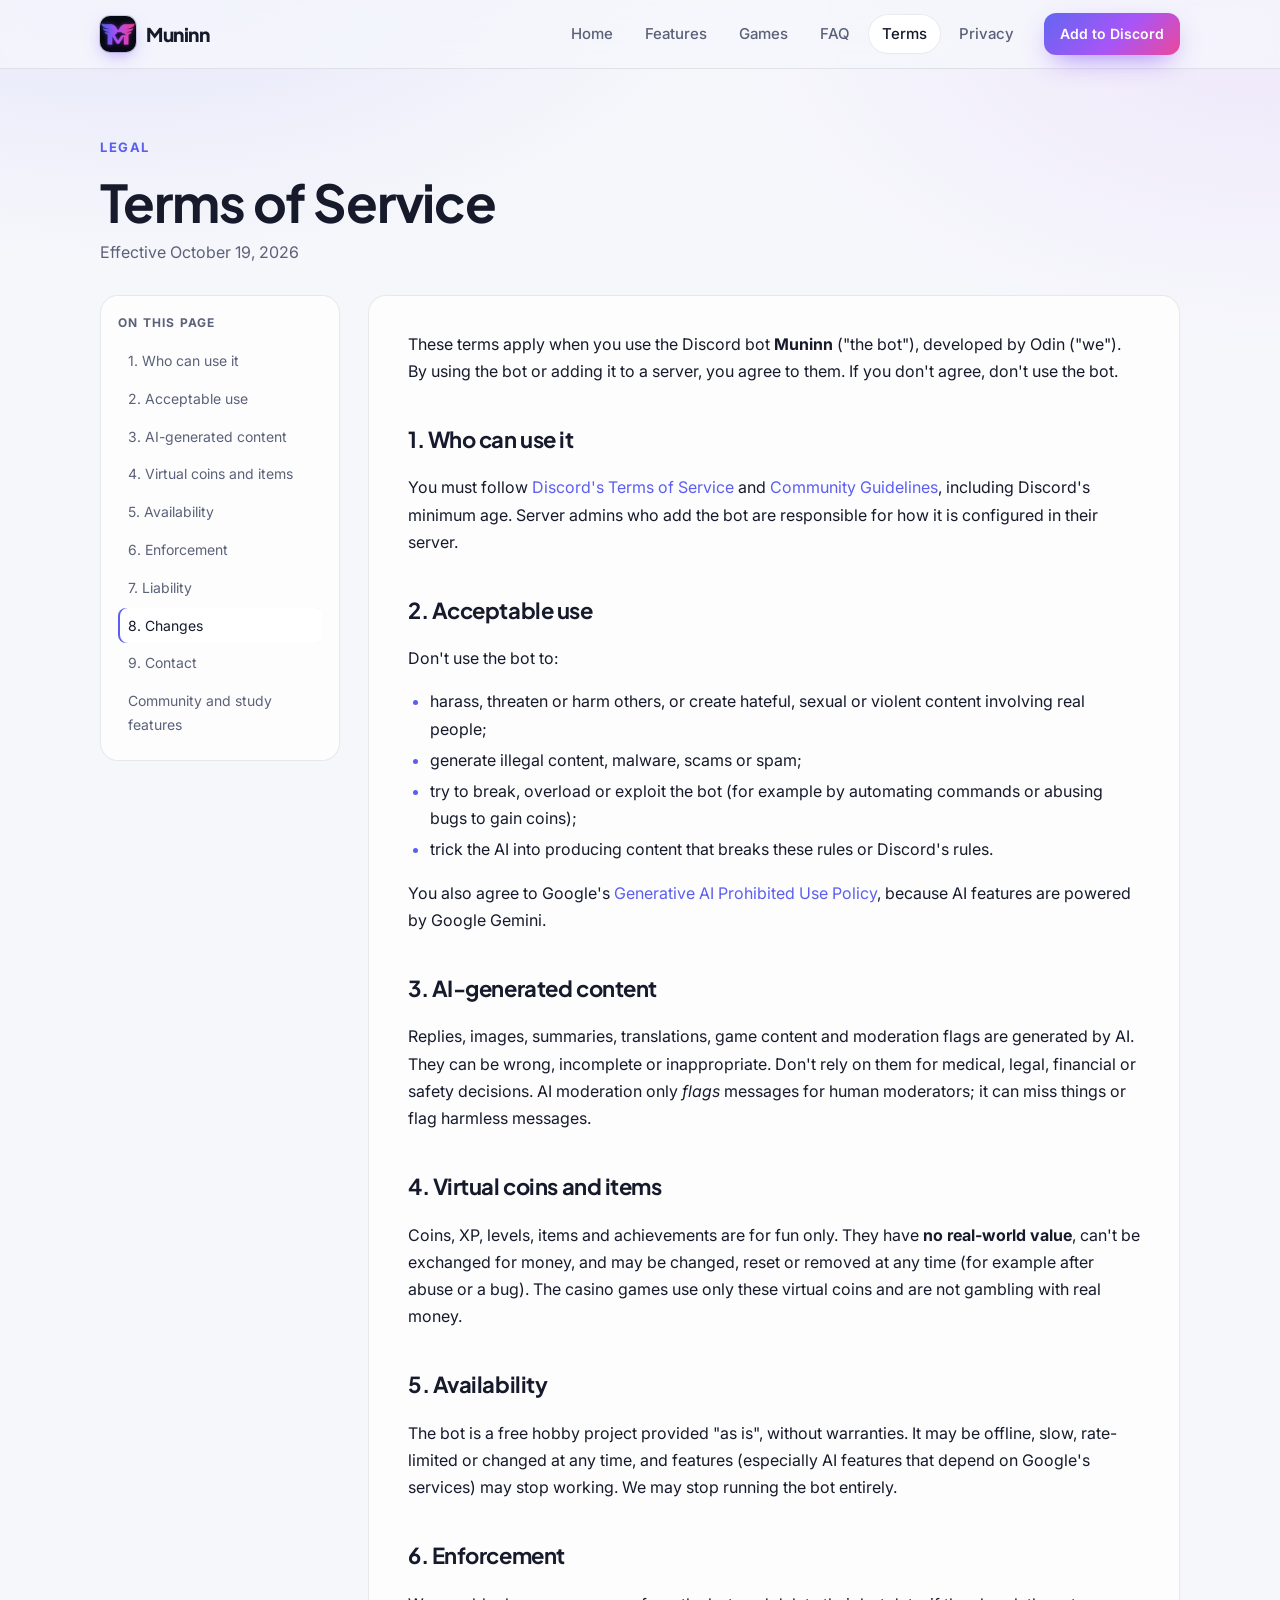
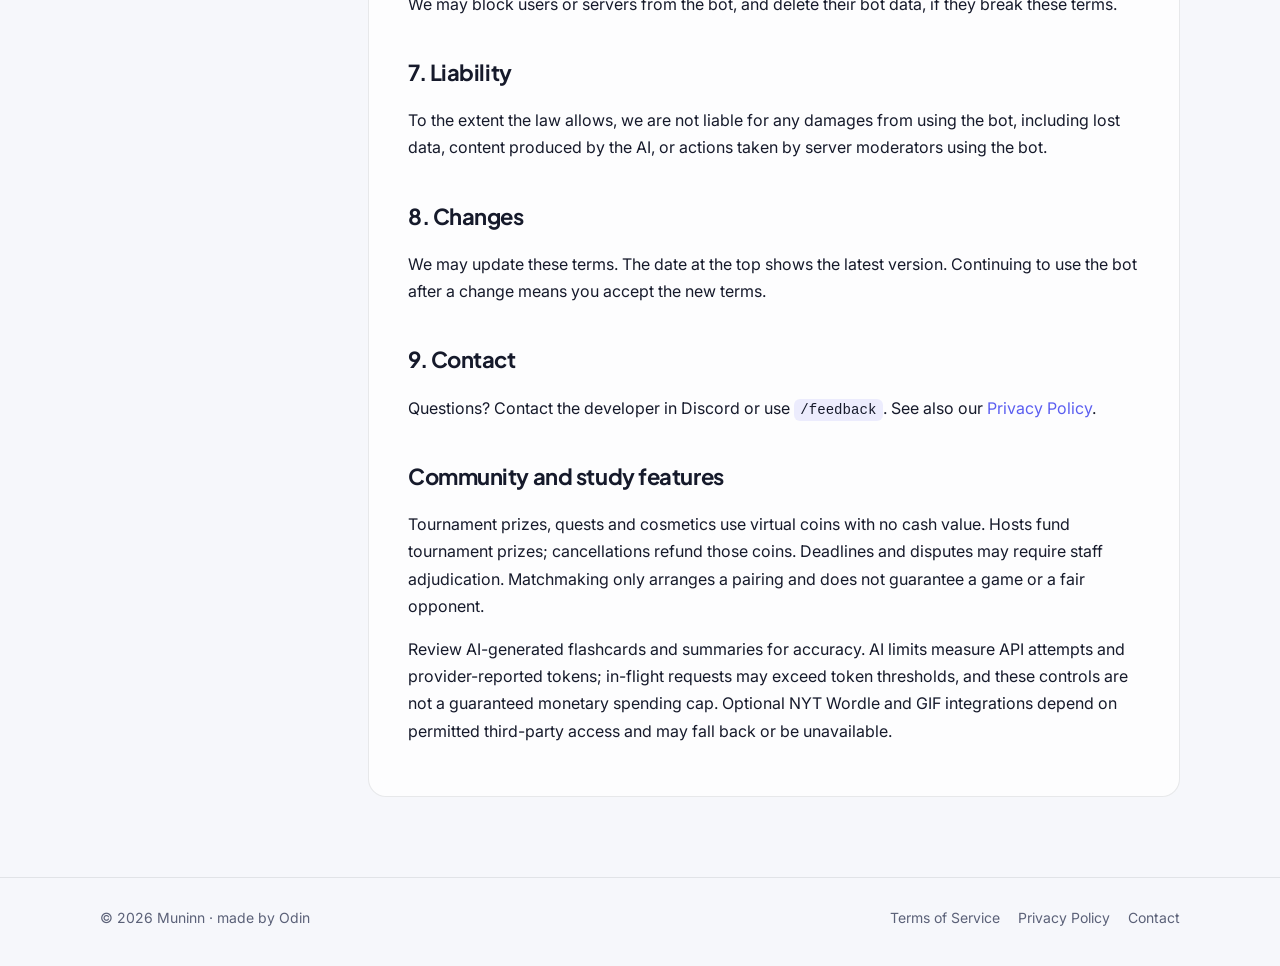
<file: terms.html>
<!doctype html>
<html lang="en">
<head>
  <meta charset="utf-8">
  <meta name="viewport" content="width=device-width, initial-scale=1">
  <title>Terms of Service · Muninn</title>
  <meta name="description" content="The rules for using the Muninn Discord bot.">
  <link rel="icon" type="image/png" sizes="32x32" href="assets/brand/favicon-32.png">
  <link rel="icon" type="image/png" sizes="192x192" href="assets/brand/icon-192.png">
  <link rel="apple-touch-icon" href="assets/brand/apple-touch-icon.png">
  <meta name="theme-color" content="#0a0c14">
  <meta property="og:type" content="website">
  <meta property="og:site_name" content="Muninn">
  <meta property="og:title" content="Terms of Service · Muninn">
  <meta property="og:description" content="The rules for using the Muninn Discord bot.">
  <meta property="og:url" content="https://jackodinn.github.io/Muninn-SubDetails-Website/terms.html">
  <meta property="og:image" content="https://jackodinn.github.io/Muninn-SubDetails-Website/assets/brand/og.jpg">
  <meta property="og:image:width" content="1200">
  <meta property="og:image:height" content="630">
  <meta property="og:image:alt" content="Muninn logo and a purple raven, with the text: AI chat, 30 minigames, a Stockfish chess bot, levels and moderation for your Discord server">
  <meta name="twitter:card" content="summary_large_image">
  <link rel="preconnect" href="https://fonts.googleapis.com">
  <link rel="preconnect" href="https://fonts.gstatic.com" crossorigin>
  <link rel="stylesheet" href="https://fonts.googleapis.com/css2?family=Inter:wght@400;500;600;700&family=Plus+Jakarta+Sans:wght@700;800&display=swap">
  <link rel="stylesheet" href="style.css">
  <script src="config.js"></script>
  <script src="site.js" defer></script>
</head>
<body>
  <header class="nav">
    <div class="container">
      <a class="brand" href="index.html"><img class="brand-mark" src="assets/brand/icon-192.png" alt="" width="36" height="36"><span data-site="botName">Muninn</span></a>
      <nav class="nav-links" aria-label="Main">
        <a href="index.html">Home</a>
        <a href="index.html#features">Features</a>
        <a href="index.html#games">Games</a>
        <a href="index.html#faq">FAQ</a>
        <a href="terms.html" aria-current="page">Terms</a>
        <a href="privacy.html">Privacy</a>
      </nav>
      <a class="btn shine" data-invite href="#">Add to Discord</a>
    </div>
    <span class="nav-progress" aria-hidden="true"></span>
  </header>

  <main>
    <section class="doc-hero">
      <div class="container">
        <span class="eyebrow">Legal</span>
        <h1>Terms of Service</h1>
        <p>Effective <span data-site="effectiveDate">October 19, 2026</span></p>
      </div>
    </section>
    <div class="container doc">
      <aside class="card toc" aria-label="On this page"><strong>On this page</strong><ol></ol></aside>
      <article class="card prose">
        <p>These terms apply when you use the Discord bot <strong><span data-site="botName">Muninn</span></strong> ("the bot"), developed by <span data-site="developer">Odin</span> ("we"). By using the bot or adding it to a server, you agree to them. If you don't agree, don't use the bot.</p>

        <h2>1. Who can use it</h2>
        <p>You must follow <a href="https://discord.com/terms">Discord's Terms of Service</a> and <a href="https://discord.com/guidelines">Community Guidelines</a>, including Discord's minimum age. Server admins who add the bot are responsible for how it is configured in their server.</p>

        <h2>2. Acceptable use</h2>
        <p>Don't use the bot to:</p>
        <ul>
          <li>harass, threaten or harm others, or create hateful, sexual or violent content involving real people;</li>
          <li>generate illegal content, malware, scams or spam;</li>
          <li>try to break, overload or exploit the bot (for example by automating commands or abusing bugs to gain coins);</li>
          <li>trick the AI into producing content that breaks these rules or Discord's rules.</li>
        </ul>
        <p>You also agree to Google's <a href="https://policies.google.com/terms/generative-ai/use-policy">Generative AI Prohibited Use Policy</a>, because AI features are powered by Google Gemini.</p>

        <h2>3. AI-generated content</h2>
        <p>Replies, images, summaries, translations, game content and moderation flags are generated by AI. They can be wrong, incomplete or inappropriate. Don't rely on them for medical, legal, financial or safety decisions. AI moderation only <em>flags</em> messages for human moderators; it can miss things or flag harmless messages.</p>

        <h2>4. Virtual coins and items</h2>
        <p>Coins, XP, levels, items and achievements are for fun only. They have <strong>no real-world value</strong>, can't be exchanged for money, and may be changed, reset or removed at any time (for example after abuse or a bug). The casino games use only these virtual coins and are not gambling with real money.</p>

        <h2>5. Availability</h2>
        <p>The bot is a free hobby project provided "as is", without warranties. It may be offline, slow, rate-limited or changed at any time, and features (especially AI features that depend on Google's services) may stop working. We may stop running the bot entirely.</p>

        <h2>6. Enforcement</h2>
        <p>We may block users or servers from the bot, and delete their bot data, if they break these terms.</p>

        <h2>7. Liability</h2>
        <p>To the extent the law allows, we are not liable for any damages from using the bot, including lost data, content produced by the AI, or actions taken by server moderators using the bot.</p>

        <h2>8. Changes</h2>
        <p>We may update these terms. The date at the top shows the latest version. Continuing to use the bot after a change means you accept the new terms.</p>

        <h2>9. Contact</h2>
        <p>Questions? Contact the developer in Discord or use <code>/feedback</code>. See also our <a href="privacy.html">Privacy Policy</a>.</p>
        <h2>Community and study features</h2>
        <p>Tournament prizes, quests and cosmetics use virtual coins with no cash value. Hosts fund tournament prizes; cancellations refund those coins. Deadlines and disputes may require staff adjudication. Matchmaking only arranges a pairing and does not guarantee a game or a fair opponent.</p>
        <p>Review AI-generated flashcards and summaries for accuracy. AI limits measure API attempts and provider-reported tokens; in-flight requests may exceed token thresholds, and these controls are not a guaranteed monetary spending cap. Optional NYT Wordle and GIF integrations depend on permitted third-party access and may fall back or be unavailable.</p>
      </article>
    </div>
  </main>

  <footer>
    <div class="container">
      <p>© <span data-year>2026</span> <span data-site="botName">Muninn</span> · made by <span data-site="developer">Odin</span></p>
      <nav aria-label="Footer"><a href="terms.html">Terms of Service</a><a href="privacy.html">Privacy Policy</a><a data-contact="link" href="#">Contact</a></nav>
    </div>
  </footer>
</body>
</html>
</file>
<file: style.css>
/* Muninn website: dark-first, glassy cards, gradient accents. Light mode follows the system. */
:root {
  --bg: #0a0c14;
  --bg-glow-1: rgba(99, 102, 241, 0.22);
  --bg-glow-2: rgba(168, 85, 247, 0.16);
  --surface: rgba(255, 255, 255, 0.04);
  --surface-strong: rgba(255, 255, 255, 0.07);
  --border: rgba(255, 255, 255, 0.09);
  --border-strong: rgba(255, 255, 255, 0.16);
  --text: #eceef6;
  --muted: #9aa0b5;
  --accent: #8b8cff;
  --gradient: linear-gradient(135deg, #6366f1 0%, #a855f7 55%, #ec4899 100%);
  --shadow: 0 20px 50px -20px rgba(0, 0, 0, 0.6);
  --radius: 18px;
  --nav-bg: rgba(10, 12, 20, 0.7);
  --code-bg: rgba(139, 140, 255, 0.12);
  color-scheme: dark;
}
@media (prefers-color-scheme: light) {
  :root {
    --bg: #f6f7fb;
    --bg-glow-1: rgba(99, 102, 241, 0.14);
    --bg-glow-2: rgba(168, 85, 247, 0.1);
    --surface: rgba(255, 255, 255, 0.75);
    --surface-strong: #ffffff;
    --border: rgba(20, 24, 40, 0.09);
    --border-strong: rgba(20, 24, 40, 0.16);
    --text: #161a2b;
    --muted: #5b6178;
    --accent: #5b5ef0;
    --shadow: 0 20px 50px -24px rgba(30, 35, 70, 0.28);
    --nav-bg: rgba(246, 247, 251, 0.75);
    --code-bg: rgba(91, 94, 240, 0.1);
    color-scheme: light;
  }
}

* { box-sizing: border-box; }
html { scroll-behavior: smooth; scroll-padding-top: 88px; }
body {
  margin: 0;
  min-height: 100vh;
  background:
    radial-gradient(900px 500px at 10% -10%, var(--bg-glow-1), transparent 70%),
    radial-gradient(800px 500px at 100% 0%, var(--bg-glow-2), transparent 70%),
    var(--bg);
  background-attachment: fixed;
  color: var(--text);
  font: 16px/1.7 "Inter", system-ui, -apple-system, "Segoe UI", Roboto, sans-serif;
  -webkit-font-smoothing: antialiased;
}
h1, h2, h3, .brand { font-family: "Plus Jakarta Sans", "Inter", system-ui, sans-serif; letter-spacing: -0.02em; }
a { color: var(--accent); text-decoration: none; }
a:hover { text-decoration: underline; }
:focus-visible { outline: 2px solid var(--accent); outline-offset: 3px; border-radius: 6px; }
code {
  font: 0.88em/1 "JetBrains Mono", ui-monospace, SFMono-Regular, Menlo, monospace;
  background: var(--code-bg);
  color: var(--text);
  padding: 0.2em 0.45em;
  border-radius: 6px;
}
img { max-width: 100%; display: block; }
[hidden] { display: none !important; }

/* Scrollbar */
* { scrollbar-width: thin; scrollbar-color: var(--border-strong) transparent; }
::-webkit-scrollbar { width: 10px; height: 10px; }
::-webkit-scrollbar-track { background: transparent; }
::-webkit-scrollbar-thumb { background: var(--border-strong); border-radius: 999px; border: 2px solid transparent; background-clip: padding-box; }
::-webkit-scrollbar-thumb:hover { background: var(--accent); background-clip: padding-box; }

.container { max-width: 1120px; margin: 0 auto; padding: 0 20px; }

/* Navigation */
.nav {
  position: sticky; top: 0; z-index: 10;
  background: var(--nav-bg);
  backdrop-filter: blur(14px) saturate(160%);
  -webkit-backdrop-filter: blur(14px) saturate(160%);
  border-bottom: 1px solid var(--border);
}
.nav .container { display: flex; align-items: center; gap: 16px; height: 68px; }
.brand { display: flex; align-items: center; gap: 10px; font-weight: 800; font-size: 19px; color: var(--text); }
.brand:hover { text-decoration: none; }
.brand-mark {
  width: 36px; height: 36px; border-radius: 10px; background: #0a0c14;
  box-shadow: 0 0 0 1px var(--border-strong), 0 6px 18px -6px rgba(139, 92, 246, 0.8);
}
.nav-links { display: flex; gap: 4px; margin-left: auto; }
.nav-links a {
  color: var(--muted); font-weight: 500; font-size: 15px; padding: 7px 14px; border-radius: 999px; transition: color 0.2s, background 0.2s;
  white-space: nowrap;
}
.nav-links a:hover { color: var(--text); background: var(--surface-strong); text-decoration: none; }
.nav-links a[aria-current="page"] { color: var(--text); background: var(--surface-strong); box-shadow: inset 0 0 0 1px var(--border); }
.nav .btn { padding: 9px 16px; font-size: 14px; }

/* Buttons */
.btn {
  display: inline-flex; align-items: center; gap: 8px; padding: 13px 22px; border-radius: 12px;
  font-weight: 600; font-size: 15px; color: #fff; background: var(--gradient); border: 0;
  box-shadow: 0 10px 28px -10px rgba(139, 92, 246, 0.9); transition: transform 0.2s, box-shadow 0.2s, filter 0.2s;
}
.btn:hover { text-decoration: none; transform: translateY(-2px); filter: brightness(1.08); box-shadow: 0 16px 36px -12px rgba(139, 92, 246, 1); }
.btn-ghost { background: var(--surface); color: var(--text); box-shadow: inset 0 0 0 1px var(--border-strong); }
.btn-ghost:hover { background: var(--surface-strong); box-shadow: inset 0 0 0 1px var(--accent); }

/* Hero */
.hero { padding: 88px 0 56px; text-align: center; }
.hero-logo {
  width: 150px; height: 150px; margin: 0 auto 28px; border-radius: 36px; background: #0a0c14;
  box-shadow: 0 0 0 1px var(--border-strong), 0 24px 70px -18px rgba(168, 85, 247, 0.75);
}
.badge {
  display: inline-flex; align-items: center; gap: 8px; padding: 6px 14px; border-radius: 999px; font-size: 13px; font-weight: 600;
  color: var(--muted); background: var(--surface); box-shadow: inset 0 0 0 1px var(--border);
}
.badge .dot { width: 8px; height: 8px; border-radius: 50%; background: #22c55e; box-shadow: 0 0 0 4px rgba(34, 197, 94, 0.18); }
.hero h1 { font-size: clamp(40px, 7vw, 72px); line-height: 1.05; margin: 22px 0 16px; font-weight: 800; }
.gradient-text { background: var(--gradient); -webkit-background-clip: text; background-clip: text; color: transparent; }
.hero p.lead { font-size: clamp(17px, 2.2vw, 20px); color: var(--muted); max-width: 640px; margin: 0 auto 32px; }
.hero-actions { display: flex; gap: 12px; justify-content: center; flex-wrap: wrap; }
.stats { display: grid; grid-template-columns: repeat(4, 1fr); gap: 12px; max-width: 760px; margin: 56px auto 0; }
.stat { padding: 18px 12px; border-radius: 16px; background: var(--surface); box-shadow: inset 0 0 0 1px var(--border); }
.stat strong { display: block; font: 800 28px/1.1 "Plus Jakarta Sans", sans-serif; }
.stat > span { color: var(--muted); font-size: 13px; }

/* Sections */
section { padding: 56px 0; }
.section-head { text-align: center; max-width: 640px; margin: 0 auto 36px; }
.eyebrow { color: var(--accent); font-weight: 700; font-size: 13px; letter-spacing: 0.12em; text-transform: uppercase; }
.section-head h2 { font-size: clamp(28px, 4vw, 40px); line-height: 1.15; margin: 10px 0 12px; }
.section-head p { color: var(--muted); margin: 0; }

.card {
  background: var(--surface); border-radius: var(--radius); box-shadow: inset 0 0 0 1px var(--border);
  backdrop-filter: blur(10px); -webkit-backdrop-filter: blur(10px);
}
.features { display: grid; grid-template-columns: repeat(3, 1fr); gap: 16px; }
.feature { padding: 24px; transition: transform 0.25s, box-shadow 0.25s, background 0.25s; }
.feature:hover { transform: translateY(-4px); background: var(--surface-strong); box-shadow: inset 0 0 0 1px var(--border-strong), var(--shadow); }
.icon {
  width: 46px; height: 46px; border-radius: 13px; display: grid; place-items: center; font-size: 22px; margin-bottom: 16px;
  background: linear-gradient(135deg, rgba(99, 102, 241, 0.25), rgba(168, 85, 247, 0.2)); box-shadow: inset 0 0 0 1px var(--border);
}
.feature h3 { margin: 0 0 6px; font-size: 18px; }
.feature p { margin: 0; color: var(--muted); font-size: 15px; }
.feature code { font-size: 0.82em; }

/* Game showcase */
.showcase { display: grid; grid-template-columns: repeat(6, 1fr); gap: 16px; align-items: start; }
.shot { padding: 14px; display: flex; flex-direction: column; gap: 12px; grid-column: span 2; }
.shot.wide { grid-column: span 3; }
.shot img { border-radius: 12px; width: 100%; height: auto; }
.shot figcaption { display: flex; justify-content: space-between; align-items: baseline; gap: 8px; padding: 0 4px 2px; }
.shot figcaption strong { font-size: 15px; }
.shot figcaption span { color: var(--muted); font-size: 13px; }
figure { margin: 0; }

/* Steps */
.steps { display: grid; grid-template-columns: repeat(3, 1fr); gap: 16px; counter-reset: step; }
.step { padding: 24px; }
.step::before {
  counter-increment: step; content: counter(step);
  display: grid; place-items: center; width: 34px; height: 34px; border-radius: 10px; margin-bottom: 14px;
  font: 800 16px/1 "Plus Jakarta Sans", sans-serif; color: #fff; background: var(--gradient);
}
.step h3 { margin: 0 0 6px; font-size: 17px; }
.step p { margin: 0; color: var(--muted); font-size: 15px; }

.cta { text-align: center; padding: 48px 24px; position: relative; overflow: hidden; }
.cta::before { content: ""; position: absolute; inset: -40% -10% auto; height: 120%; background: radial-gradient(closest-side, var(--bg-glow-1), transparent); pointer-events: none; }
.cta > * { position: relative; }
.cta h2 { font-size: clamp(26px, 4vw, 36px); margin: 0 0 10px; }
.cta p { color: var(--muted); margin: 0 0 24px; }

/* Legal pages */
.doc-hero { padding: 64px 0 28px; }
.doc-hero h1 { font-size: clamp(34px, 5vw, 52px); margin: 14px 0 8px; line-height: 1.1; }
.doc-hero p { color: var(--muted); margin: 0; }
.doc { display: grid; grid-template-columns: 240px 1fr; gap: 28px; align-items: start; padding-bottom: 56px; }
.toc { position: sticky; top: 92px; padding: 18px; font-size: 14px; }
.toc strong { display: block; font-size: 12px; letter-spacing: 0.1em; text-transform: uppercase; color: var(--muted); margin-bottom: 10px; }
.toc ol { list-style: none; margin: 0; padding: 0; display: grid; gap: 2px; }
.toc a { display: block; color: var(--muted); padding: 6px 10px; border-radius: 8px; transition: background 0.2s, color 0.2s; }
.toc a:hover, .toc a.active { color: var(--text); background: var(--surface-strong); text-decoration: none; }
.toc a.active { box-shadow: inset 2px 0 0 var(--accent); }
.prose { padding: 36px 40px; min-width: 0; }
.prose > :first-child { margin-top: 0; }
.prose h2 { font-size: 22px; margin: 36px 0 10px; }
.prose ul { padding-left: 22px; }
.prose li { margin: 4px 0; }
.prose li::marker { color: var(--accent); }
.table-wrap { overflow-x: auto; border-radius: 12px; box-shadow: inset 0 0 0 1px var(--border); margin: 12px 0 16px; }
table { width: 100%; border-collapse: collapse; font-size: 15px; min-width: 560px; }
th, td { text-align: left; padding: 12px 14px; border-bottom: 1px solid var(--border); vertical-align: top; }
tr:last-child td { border-bottom: 0; }
th { color: var(--muted); font-weight: 600; font-size: 13px; text-transform: uppercase; letter-spacing: 0.06em; background: var(--surface); }
.callout { padding: 14px 18px; border-radius: 12px; background: var(--code-bg); box-shadow: inset 3px 0 0 var(--accent); margin: 16px 0; }

/* Footer */
footer { border-top: 1px solid var(--border); margin-top: 24px; }
footer .container { display: flex; justify-content: space-between; align-items: center; gap: 16px; padding-top: 28px; padding-bottom: 36px; flex-wrap: wrap; }
footer p { margin: 0; color: var(--muted); font-size: 14px; }
footer nav { display: flex; gap: 18px; font-size: 14px; }
footer nav a { color: var(--muted); }
footer nav a:hover { color: var(--text); }

/* Scroll-in animation (skipped for people who prefer less motion) */
.reveal { opacity: 0; transform: translateY(18px); transition: opacity 0.6s ease, transform 0.6s ease; }
.reveal.visible { opacity: 1; transform: none; }
@media (prefers-reduced-motion: reduce) {
  html { scroll-behavior: auto; }
  .reveal { opacity: 1; transform: none; transition: none; }
  .btn, .feature { transition: none; }
}

/* Responsive */
@media (max-width: 900px) {
  .features { grid-template-columns: repeat(2, 1fr); }
  .shot, .shot.wide { grid-column: span 3; }
  .doc { grid-template-columns: 1fr; }
  .toc { position: static; }
  .toc ol { grid-template-columns: repeat(2, 1fr); }
}
@media (max-width: 640px) {
  .container { padding: 0 16px; }
  .nav .container { height: auto; padding-top: 12px; padding-bottom: 12px; flex-wrap: wrap; }
  .nav-links { order: 3; width: 100%; margin-left: 0; overflow-x: auto; }
  .nav .btn { margin-left: auto; }
  .hero { padding: 48px 0 40px; }
  .hero-logo { width: 112px; height: 112px; border-radius: 28px; margin-bottom: 22px; }
  .stats { grid-template-columns: repeat(2, 1fr); margin-top: 40px; }
  .features, .steps { grid-template-columns: 1fr; }
  .shot, .shot.wide { grid-column: span 6; }
  .toc ol { grid-template-columns: 1fr; }
  .prose { padding: 24px 20px; }
  section { padding: 40px 0; }
}

/* =====================================================================
   v2 effects (ideas adapted from the Topnet Motion Lookbook)
   ===================================================================== */
.container.narrow { max-width: 760px; }
.reveal { transition-delay: var(--d, 0ms); }

/* Header: shrinks after scrolling, with a reading-progress line */
.nav .container { transition: height 0.35s ease; }
.nav.stuck .container { height: 56px; }
.nav .brand-mark { transition: width 0.35s, height 0.35s; }
.nav.stuck .brand-mark { width: 30px; height: 30px; }
.nav.stuck { box-shadow: 0 10px 30px -18px rgba(0, 0, 0, 0.8); }
.nav-progress { position: absolute; left: 0; bottom: -1px; height: 2px; width: 0; background: var(--gradient); }

/* Buttons: shine sweep, arrow circle, fill on hover */
.btn { position: relative; overflow: hidden; }
.btn.shine::after {
  content: ""; position: absolute; inset: 0; transform: translateX(-130%);
  background: linear-gradient(110deg, transparent 30%, rgba(255, 255, 255, 0.45) 50%, transparent 70%);
}
.btn.shine:hover::after { transition: transform 0.8s ease; transform: translateX(130%); }
.loaded .hero .btn.shine::after { animation: shine 1.2s 1.1s ease; }
@keyframes shine { from { transform: translateX(-130%); } to { transform: translateX(130%); } }
.btn-arrow { padding-right: 52px; }
.btn-arrow .circ {
  position: absolute; right: 6px; top: 6px; bottom: 6px; aspect-ratio: 1; border-radius: 9px;
  background: rgba(255, 255, 255, 0.18); display: grid; place-items: center; transition: background 0.3s, color 0.3s;
}
.btn-arrow .circ svg { width: 16px; height: 16px; transition: transform 0.35s; }
.btn-arrow:hover .circ { background: #fff; color: #7c3aed; }
.btn-arrow:hover .circ svg { transform: rotate(-45deg); }
.btn-fill { background: linear-gradient(var(--accent), var(--accent)) 0 0 / 0 100% no-repeat, var(--surface); transition: background-size 0.45s cubic-bezier(.2, .8, .2, 1), color 0.3s, box-shadow 0.3s, transform 0.2s; }
.btn-fill:hover { background-size: 100% 100%; color: #fff; }

/* Hero: drifting dot grid, glowing blobs, parallax badges */
.hero { position: relative; overflow: hidden; isolation: isolate; }
.hero-grid {
  position: absolute; inset: -40px; z-index: -1;
  background-image: radial-gradient(rgba(167, 139, 250, 0.35) 1.2px, transparent 1.4px); background-size: 24px 24px;
  animation: drift 18s linear infinite;
  -webkit-mask-image: radial-gradient(ellipse 60% 70% at 50% 35%, #000 10%, transparent 70%);
  mask-image: radial-gradient(ellipse 60% 70% at 50% 35%, #000 10%, transparent 70%);
}
@keyframes drift { to { transform: translate(24px, 24px); } }
.blob { position: absolute; z-index: -1; border-radius: 50%; filter: blur(60px); opacity: 0.55; pointer-events: none; }
.blob-a { width: 380px; height: 380px; background: #6d28d9; left: -120px; top: -80px; animation: blob 12s ease-in-out infinite alternate; }
.blob-b { width: 320px; height: 320px; background: #db2777; right: -100px; top: 160px; opacity: 0.35; animation: blob 15s ease-in-out infinite alternate-reverse; }
@keyframes blob { to { transform: translate(60px, 40px) scale(1.15); } }
@media (prefers-color-scheme: light) { .blob { opacity: 0.18; } .blob-b { opacity: 0.12; } }
.hero-visual { position: relative; width: min(620px, 100%); height: 196px; margin: 0 auto 8px; display: grid; place-items: center; }
.hero-visual .hero-logo { margin: 0; }
.hero-visual [data-depth] { transition: translate 0.35s ease-out; }
.float-badge {
  position: absolute; display: flex; align-items: center; gap: 10px; padding: 9px 13px; border-radius: 14px; text-align: left;
  background: var(--nav-bg); backdrop-filter: blur(12px); -webkit-backdrop-filter: blur(12px);
  box-shadow: inset 0 0 0 1px var(--border-strong), var(--shadow); white-space: nowrap; animation: bob 4.5s ease-in-out infinite;
}
.float-badge b { display: block; font-size: 13px; line-height: 1.2; }
.float-badge small { color: var(--muted); font-size: 11.5px; }
.fb-ic { width: 30px; height: 30px; border-radius: 9px; display: grid; place-items: center; background: var(--surface-strong); font-size: 16px; }
.fb-1 { left: 0; top: 6px; }
.fb-2 { right: 0; top: 66px; animation-delay: -1.5s; }
.fb-3 { left: 40px; bottom: 4px; animation-delay: -3s; }
@keyframes bob { 50% { transform: translateY(-9px); } }
.loaded .float-badge { animation: pop-in 0.7s cubic-bezier(.2, .9, .25, 1.12) both, bob 4.5s 1s ease-in-out infinite; }
.loaded .fb-1 { animation-delay: 0.6s, 1.3s; }
.loaded .fb-2 { animation-delay: 0.8s, 1.5s; }
.loaded .fb-3 { animation-delay: 1s, 1.7s; }
@keyframes pop-in { from { opacity: 0; transform: translateY(16px) scale(0.92); } }
.loaded .hero-logo { animation: logo-in 1s 0.1s cubic-bezier(.2, .9, .25, 1.12) both; }
@keyframes logo-in { from { opacity: 0; transform: translateY(30px) rotate(-6deg) scale(0.9); } }

/* Headline: words rise in; the last part rotates through phrases with a drawn underline */
.w { display: inline-block; overflow: hidden; vertical-align: top; padding-bottom: 0.08em; margin-bottom: -0.08em; }
.w > span { display: inline-block; }
.loaded .w > span { animation: rise 0.8s cubic-bezier(.2, .8, .2, 1) both; animation-delay: calc(var(--i) * 70ms + 150ms); }
@keyframes rise { from { transform: translateY(110%); } }
.rot { display: inline-grid; vertical-align: bottom; overflow: hidden; padding-bottom: 0.12em; }
.rot > span {
  grid-area: 1 / 1; justify-self: start; white-space: nowrap; transform: translateY(105%); opacity: 0;
  background: var(--gradient); -webkit-background-clip: text; background-clip: text; color: transparent;
  transition: transform 0.55s cubic-bezier(.2, .8, .2, 1), opacity 0.4s;
}
.rot > span::after {
  content: ""; display: block; height: 4px; border-radius: 4px; margin-top: 2px; background: var(--gradient);
  transform: scaleX(0); transform-origin: left; transition: transform 0.7s 0.3s cubic-bezier(.2, .8, .2, 1);
}
.rot > span.on { transform: none; opacity: 1; }
.rot > span.on::after { transform: scaleX(1); }
.rot > span.out { transform: translateY(-105%); opacity: 0; }

/* Features: tabs with sliding indicator + Discord mock */
.tabs { display: grid; grid-template-columns: 280px minmax(0, 1fr); gap: 20px; align-items: start; }
.tab-list { position: relative; display: flex; flex-direction: column; gap: 4px; }
.tab-list button {
  display: flex; align-items: center; gap: 12px; text-align: left; padding: 12px 14px 12px 18px; border-radius: 14px;
  background: none; border: 0; color: var(--muted); font: inherit; cursor: pointer; transition: background 0.25s, color 0.25s;
}
.tab-list button b { display: block; color: var(--text); font-size: 15px; }
.tab-list button small { font-size: 13px; }
.tab-list button:hover { background: var(--surface); }
.tab-list button[aria-selected="true"] { background: var(--surface-strong); box-shadow: inset 0 0 0 1px var(--border); }
.t-ic { width: 38px; height: 38px; flex: none; border-radius: 11px; display: grid; place-items: center; font-size: 18px; background: var(--surface-strong); transition: background 0.3s; }
.tab-list button[aria-selected="true"] .t-ic { background: var(--gradient); }
.tab-ind { position: absolute; left: 0; width: 3px; border-radius: 3px; background: var(--gradient); transition: top 0.45s cubic-bezier(.2, .8, .2, 1), height 0.45s; }
.tab-view { overflow: hidden; min-height: 380px; background: #313338; color: #dbdee1; box-shadow: inset 0 0 0 1px rgba(255, 255, 255, 0.06), var(--shadow); }
.dc-bar { display: flex; align-items: center; gap: 8px; padding: 12px 16px; font-weight: 600; color: #f2f3f5; border-bottom: 1px solid #26272d; background: #2b2d31; }
.dc-hash { color: #80848e; font-size: 20px; line-height: 1; }
.dc-dots { margin-left: auto; display: flex; gap: 5px; }
.dc-dots i { width: 9px; height: 9px; border-radius: 50%; background: #4e5058; }
.tab-panel { padding: 16px 18px 20px; display: grid; gap: 14px; }
.tab-panel.swap > * { animation: panel-in 0.5s cubic-bezier(.2, .8, .2, 1) both; }
.tab-panel.swap > *:nth-child(2) { animation-delay: 90ms; }
.tab-panel.swap > *:nth-child(3) { animation-delay: 180ms; }
@keyframes panel-in { from { opacity: 0; transform: translateY(12px); } }
.msg { display: grid; grid-template-columns: 40px minmax(0, 1fr); gap: 12px; font-size: 15px; line-height: 1.45; }
.msg p { margin: 0; }
.av { width: 40px; height: 40px; border-radius: 50%; display: grid; place-items: center; font-weight: 700; color: #fff; background: #5865f2; }
img.av { background: #0a0c14; }
.av-user { background: linear-gradient(135deg, #0ea5e9, #22c55e); }
.who { font-weight: 600; color: #f2f3f5; margin-bottom: 2px !important; }
.who time { font-weight: 400; font-size: 12px; color: #949ba4; margin-left: 6px; }
.app { font-size: 10px; font-weight: 700; background: #5865f2; color: #fff; padding: 1px 5px; border-radius: 4px; vertical-align: 2px; margin-left: 2px; }
.mention { background: rgba(88, 101, 242, 0.3); color: #c9cdfb; border-radius: 4px; padding: 0 3px; }
.cmd { color: #c9cdfb; font-family: "JetBrains Mono", ui-monospace, monospace; font-size: 14px; }
.embed { margin-top: 6px; background: #2b2d31; border-left: 4px solid #a855f7; border-radius: 4px; padding: 10px 14px; font-size: 14px; max-width: 460px; }
.embed b:first-child { display: block; color: #f2f3f5; margin-bottom: 4px; }
.embed ul { margin: 4px 0 0; padding-left: 18px; }
.embed.warn { border-left-color: #f23f43; }
.embed.info { border-left-color: #23a55a; }
.embed .muted { color: #949ba4; font-size: 13px; }
.embed.profile .lvl { color: #dbdee1; font-weight: 600; margin: 2px 0 6px; }
.xp { display: block; height: 6px; border-radius: 6px; background: #1e1f22; overflow: hidden; }
.xp i { display: block; height: 100%; width: 0; background: var(--gradient); transition: width 1.2s 0.3s cubic-bezier(.2, .8, .2, 1); }
.tab-panel:not([hidden]) .xp i { width: 64%; }
.pgrid { display: grid; grid-template-columns: repeat(3, 1fr); gap: 8px; margin-top: 10px; }
.pgrid span { display: grid; font-weight: 700; color: #f2f3f5; }
.pgrid small { font-weight: 600; font-size: 12px; color: #b5bac1; }
.dc-buttons { display: flex; flex-wrap: wrap; gap: 8px; margin-top: 8px; }
.dc-buttons span { background: #4e5058; color: #fff; border-radius: 4px; padding: 6px 14px; font-size: 14px; font-weight: 500; }
.dc-buttons span.ok { background: #248046; }
.panel-points { list-style: none; margin: 4px 0 0; padding: 14px 0 0; border-top: 1px solid #3f4147; display: grid; gap: 6px; font-size: 14px; color: #b5bac1; }
.panel-points li::before { content: "✓"; color: #a78bfa; font-weight: 700; margin-right: 8px; }
.panel-points code { background: #1e1f22; color: #dbdee1; }

/* Command ribbons */
.marquee {
  overflow: hidden; margin-top: 16px; padding-block: 4px;
  -webkit-mask-image: linear-gradient(90deg, transparent, #000 8%, #000 92%, transparent);
  mask-image: linear-gradient(90deg, transparent, #000 8%, #000 92%, transparent);
}
.tabs + .marquee { margin-top: 40px; }
.mq-track { display: flex; gap: 10px; width: max-content; animation: mq 42s linear infinite; }
.marquee.rev .mq-track { animation-direction: reverse; animation-duration: 48s; }
.marquee:hover .mq-track { animation-play-state: paused; }
@keyframes mq { to { transform: translateX(calc(-50% - 5px)); } }
.chip {
  display: inline-flex; align-items: center; gap: 8px; padding: 10px 16px; border-radius: 12px; white-space: nowrap;
  font: 600 14px/1 "JetBrains Mono", ui-monospace, monospace; color: var(--text);
  background: var(--surface); box-shadow: inset 0 0 0 1px var(--border); transition: box-shadow 0.3s, color 0.3s;
}
.chip.alt { background: var(--surface-strong); }
.chip:hover { color: var(--accent); box-shadow: inset 0 0 0 1px var(--accent); }

/* Game flip cards */
.flips { display: grid; grid-template-columns: repeat(3, 1fr); gap: 16px; }
.flip { perspective: 1100px; aspect-ratio: 1 / 1.05; padding: 0; border: 0; background: none; cursor: pointer; font: inherit; color: inherit; text-align: left; }
.flip-in { display: block; position: relative; width: 100%; height: 100%; transform-style: preserve-3d; transition: transform 0.85s cubic-bezier(.3, .75, .2, 1); }
.face { position: absolute; inset: 0; border-radius: var(--radius); overflow: hidden; -webkit-backface-visibility: hidden; backface-visibility: hidden; }
.front { background: #0a0c14; box-shadow: inset 0 0 0 1px var(--border); display: flex; align-items: center; justify-content: center; padding: 16px 16px 66px; }
.front img { min-width: 0; min-height: 0; max-width: 100%; max-height: 100%; width: auto; height: auto; object-fit: contain; border-radius: 10px; }
.flip-label {
  position: absolute; left: 10px; right: 10px; bottom: 10px; display: flex; justify-content: space-between; align-items: center;
  padding: 10px 14px; border-radius: 12px; background: rgba(20, 22, 34, 0.9); color: #eceef6; box-shadow: inset 0 0 0 1px rgba(255, 255, 255, 0.08);
}
.turn { color: #a78bfa; font-size: 18px; transition: transform 0.5s; }
.flip:hover .turn { transform: rotate(180deg); }
.back {
  transform: rotateY(180deg); padding: 24px; display: flex; flex-direction: column; gap: 10px; color: #fff;
  background: linear-gradient(150deg, #312e81, #6d28d9 55%, #be185d);
}
.back b:first-child { font: 800 22px/1.2 "Plus Jakarta Sans", sans-serif; }
.cmdline { font: 600 13px/1.3 "JetBrains Mono", ui-monospace, monospace; background: rgba(0, 0, 0, 0.25); border-radius: 8px; padding: 7px 10px; align-self: flex-start; }
.back .li { display: flex; gap: 8px; font-size: 15px; }
.back .li::before { content: "✓"; font-weight: 700; color: #f0abfc; }
@media (hover: hover) { .flip:hover .flip-in { transform: rotateY(180deg); } }
.flip.flipped .flip-in, .flip:focus-visible .flip-in { transform: rotateY(180deg); }

/* Chess ladder: auto-advancing steps with a big outline number */
.ladder-steps { display: grid; grid-template-columns: repeat(5, 1fr); gap: 10px; }
.ladder-steps button { background: none; border: 0; padding: 0; text-align: left; cursor: pointer; color: var(--muted); font: inherit; }
.ladder-steps .bar { display: block; height: 4px; border-radius: 4px; background: var(--border-strong); overflow: hidden; margin-bottom: 10px; }
.ladder-steps .bar i { display: block; height: 100%; width: 0; background: var(--gradient); }
.ladder-steps button.done .bar i { width: 100%; }
.ladder-steps button[aria-selected="true"] .bar i { animation: fill 5s linear forwards; }
.ladder:hover .ladder-steps button[aria-selected="true"] .bar i { animation-play-state: paused; }
@keyframes fill { from { width: 0; } to { width: 100%; } }
.ladder-steps small { display: block; font-size: 13px; font-weight: 600; }
.ladder-steps b { font: 800 18px/1.3 "Plus Jakarta Sans", sans-serif; color: var(--text); opacity: 0.5; transition: opacity 0.3s; }
.ladder-steps button[aria-selected="true"] { color: var(--text); }
.ladder-steps button[aria-selected="true"] b { opacity: 1; }
.ladder-panel { margin-top: 22px; display: grid; grid-template-columns: auto 1fr; gap: 32px; align-items: center; padding: 30px 34px; }
.ladder-num { font: 800 clamp(72px, 12vw, 132px)/0.85 "Plus Jakarta Sans", sans-serif; letter-spacing: -0.04em; color: transparent; -webkit-text-stroke: 2px var(--accent); min-width: 3.1ch; }
.ladder-body h3 { margin: 0 0 6px; font-size: 24px; }
.ladder-body p { margin: 0 0 14px; color: var(--muted); max-width: 52ch; }
.reward { display: inline-flex; gap: 6px; padding: 7px 12px; border-radius: 999px; font-size: 14px; background: var(--code-bg); }
.ladder-panel.swap .ladder-num { animation: num-in 0.6s cubic-bezier(.2, .8, .2, 1) both; }
.ladder-panel.swap .ladder-body > * { animation: panel-in 0.55s cubic-bezier(.2, .8, .2, 1) both; }
.ladder-panel.swap .ladder-body > *:nth-child(2) { animation-delay: 70ms; }
.ladder-panel.swap .ladder-body > *:nth-child(3) { animation-delay: 140ms; }
@keyframes num-in { from { opacity: 0; transform: translateY(24px) scale(0.9); } }

/* Get started: timeline filling as you scroll */
.timeline { position: relative; padding-left: 66px; display: grid; gap: 36px; }
.tl-track, .tl-fill { position: absolute; left: 22px; top: 8px; width: 2px; border-radius: 2px; }
.tl-track { bottom: 8px; background: var(--border-strong); }
.tl-fill { height: 0; background: var(--gradient); }
.tl-step { position: relative; min-height: 70px; }
.tl-dot {
  position: absolute; left: -66px; top: -4px; width: 46px; height: 46px; border-radius: 50%; display: grid; place-items: center;
  font: 800 16px/1 "Plus Jakarta Sans", sans-serif; color: var(--muted); background: var(--bg); box-shadow: inset 0 0 0 2px var(--border-strong);
  transition: background 0.35s, color 0.35s, box-shadow 0.35s, transform 0.35s;
}
.tl-step.on .tl-dot { background: var(--gradient); color: #fff; box-shadow: 0 8px 22px -8px rgba(168, 85, 247, 0.9); transform: scale(1.08); }
.tl-step b { display: block; font: 800 19px/1.3 "Plus Jakarta Sans", sans-serif; margin-bottom: 4px; color: var(--muted); transition: color 0.35s; }
.tl-step.on b { color: var(--text); }
.tl-step p { margin: 0; color: var(--muted); }

/* FAQ accordion */
.faq { display: grid; grid-template-columns: minmax(0, 0.8fr) minmax(0, 1.3fr); gap: 40px; align-items: start; }
.faq-side h2 { font-size: clamp(28px, 4vw, 40px); margin: 10px 0 8px; }
.faq-side > p { color: var(--muted); margin: 0; }
.faq-cta { margin-top: 22px; padding: 22px; }
.faq-cta b { display: block; font: 800 18px/1.3 "Plus Jakarta Sans", sans-serif; }
.faq-cta p { margin: 4px 0 16px; color: var(--muted); }
.qa { border-bottom: 1px solid var(--border); }
.qa:first-child { border-top: 1px solid var(--border); }
.qa > button {
  width: 100%; display: flex; justify-content: space-between; align-items: center; gap: 16px; padding: 20px 2px;
  background: none; border: 0; color: var(--text); font: 600 16.5px/1.4 "Inter", sans-serif; text-align: left; cursor: pointer; transition: color 0.25s;
}
.qa > button:hover { color: var(--accent); }
.pm { position: relative; width: 32px; height: 32px; flex: none; border-radius: 50%; background: var(--surface-strong); transition: background 0.35s, transform 0.45s cubic-bezier(.2, .8, .2, 1); }
.pm::before, .pm::after { content: ""; position: absolute; left: 50%; top: 50%; width: 12px; height: 2px; margin: -1px 0 0 -6px; border-radius: 2px; background: var(--accent); transition: background 0.35s; }
.pm::after { transform: rotate(90deg); }
.qa.open .pm { background: var(--gradient); transform: rotate(135deg); }
.qa.open .pm::before, .qa.open .pm::after { background: #fff; }
.qa .a { display: grid; grid-template-rows: 0fr; transition: grid-template-rows 0.45s cubic-bezier(.2, .8, .2, 1); }
.qa.open .a { grid-template-rows: 1fr; }
.qa .a > div { overflow: hidden; }
.qa .a p { margin: 0; padding: 0 48px 20px 2px; color: var(--muted); }

/* Responsive for v2 parts */
@media (max-width: 900px) {
  .tabs { grid-template-columns: 1fr; }
  .tab-list { flex-direction: row; overflow-x: auto; padding-bottom: 4px; }
  .tab-list button { flex: none; padding: 10px 14px; }
  .tab-list button small, .tab-ind { display: none; }
  .flips { grid-template-columns: repeat(2, 1fr); }
  .faq { grid-template-columns: 1fr; gap: 24px; }
}
@media (max-width: 640px) {
  .float-badge { display: none; }
  .hero-visual { height: auto; }
  .rot { display: grid; justify-content: center; margin-top: 4px; }
  .rot > span { justify-self: center; }
  .flips { grid-template-columns: 1fr; }
  .ladder-steps { display: flex; overflow-x: auto; padding-bottom: 4px; }
  .ladder-steps button { flex: 0 0 120px; }
  .ladder-panel { grid-template-columns: 1fr; gap: 10px; padding: 22px; }
  .timeline { padding-left: 58px; }
  .tl-dot { left: -58px; width: 40px; height: 40px; }
  .tl-track, .tl-fill { left: 19px; }
  .nav.stuck .container { height: auto; }
}
@media (prefers-reduced-motion: reduce) {
  .hero-grid, .blob, .mq-track, .float-badge, .loaded .float-badge, .loaded .hero-logo, .loaded .w > span { animation: none !important; }
  .rot > span, .flip-in, .tab-panel.swap > *, .ladder-panel.swap * { transition: none !important; animation: none !important; }
  .ladder-steps button[aria-selected="true"] .bar i { animation: none; width: 100%; }
}
</file>
